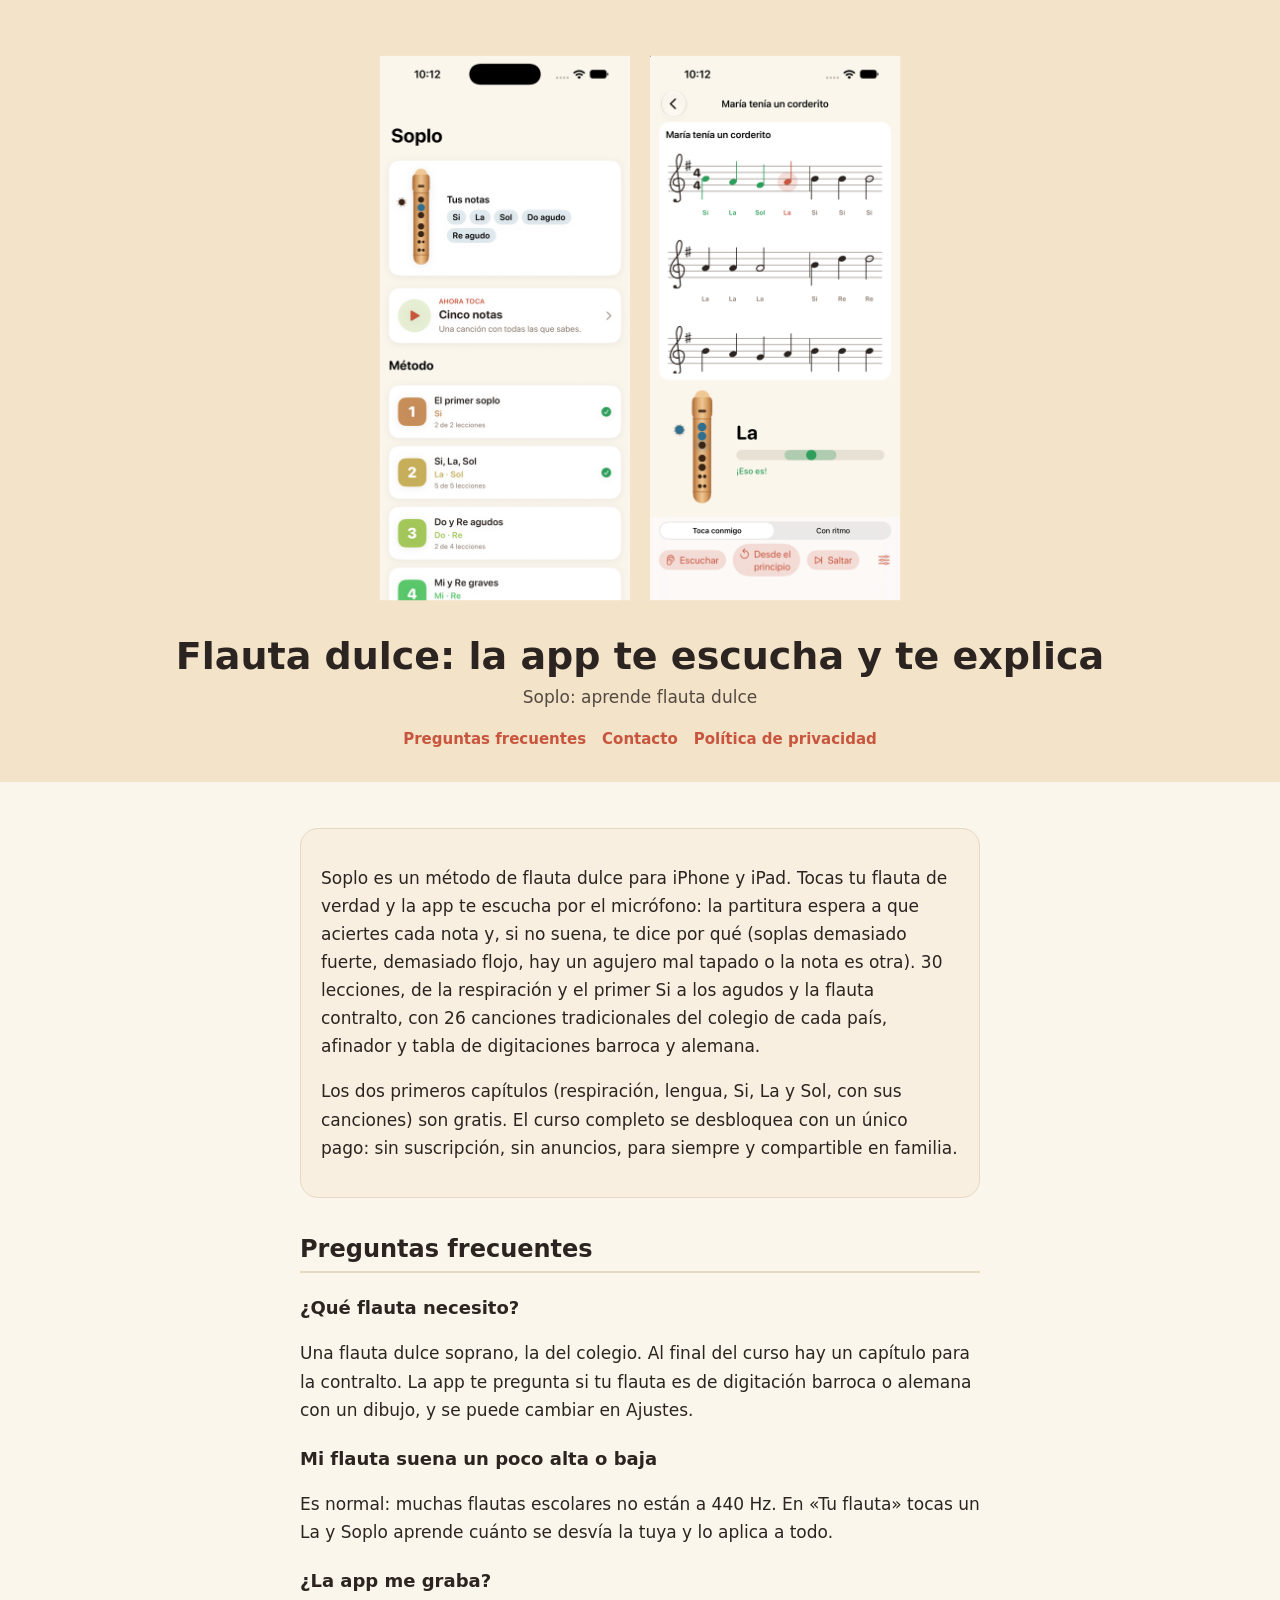
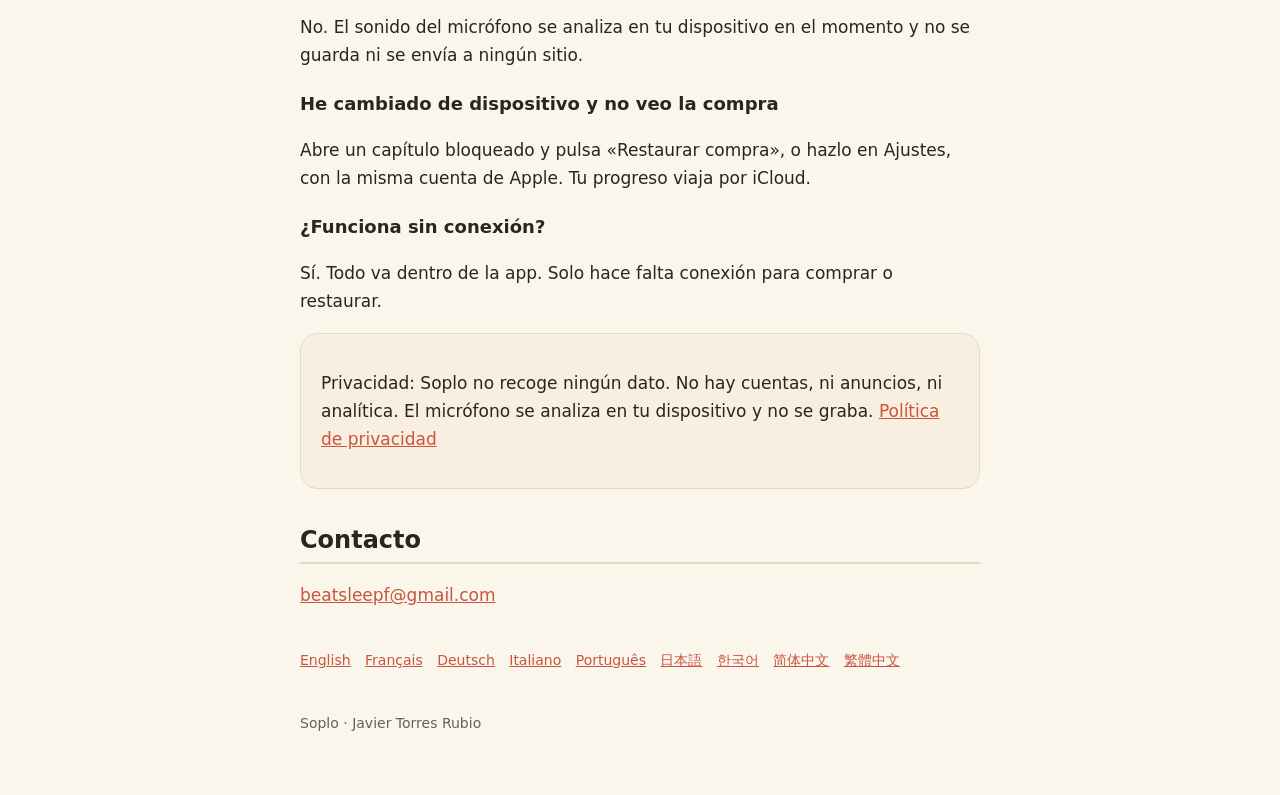
<file: index.html>
<!doctype html>
<html lang="es">
<head>
<meta charset="utf-8">
<meta name="viewport" content="width=device-width, initial-scale=1, viewport-fit=cover">
<title>Soplo: aprende flauta dulce · Soporte</title>
<meta name="description" content="Aprende a tocar la flauta dulce: la app te escucha, te dice por qué no suena y trae las canciones del cole.">
<link rel="canonical" href="https://javi7899.github.io/soplo-web/">
<link rel="alternate" hreflang="es" href="https://javi7899.github.io/soplo-web/">
<link rel="alternate" hreflang="en" href="https://javi7899.github.io/soplo-web/en/">
<link rel="alternate" hreflang="fr" href="https://javi7899.github.io/soplo-web/fr/">
<link rel="alternate" hreflang="de" href="https://javi7899.github.io/soplo-web/de/">
<link rel="alternate" hreflang="it" href="https://javi7899.github.io/soplo-web/it/">
<link rel="alternate" hreflang="pt" href="https://javi7899.github.io/soplo-web/pt/">
<link rel="alternate" hreflang="ja" href="https://javi7899.github.io/soplo-web/ja/">
<link rel="alternate" hreflang="ko" href="https://javi7899.github.io/soplo-web/ko/">
<link rel="alternate" hreflang="zh-Hans" href="https://javi7899.github.io/soplo-web/zh-Hans/">
<link rel="alternate" hreflang="zh-Hant" href="https://javi7899.github.io/soplo-web/zh-Hant/">
<link rel="icon" href="icon.png">
<link rel="stylesheet" href="estilo.css">
</head>
<body>
<header>
  <img src="hero.png" alt="Soplo">
  <h1>Flauta dulce: la app te escucha y te explica</h1>
  <p>Soplo: aprende flauta dulce</p>
  <nav><a href="#faq">Preguntas frecuentes</a> <a href="#contact">Contacto</a> <a href="privacidad.html">Política de privacidad</a></nav>
</header>
<main>
  <div class="card"><p>Soplo es un método de flauta dulce para iPhone y iPad. Tocas tu flauta de verdad y la app te escucha por el micrófono: la partitura espera a que aciertes cada nota y, si no suena, te dice por qué (soplas demasiado fuerte, demasiado flojo, hay un agujero mal tapado o la nota es otra). 30 lecciones, de la respiración y el primer Si a los agudos y la flauta contralto, con 26 canciones tradicionales del colegio de cada país, afinador y tabla de digitaciones barroca y alemana.</p><p>Los dos primeros capítulos (respiración, lengua, Si, La y Sol, con sus canciones) son gratis. El curso completo se desbloquea con un único pago: sin suscripción, sin anuncios, para siempre y compartible en familia.</p></div>
  <h2 id="faq">Preguntas frecuentes</h2>
<h3>¿Qué flauta necesito?</h3>
<p>Una flauta dulce soprano, la del colegio. Al final del curso hay un capítulo para la contralto. La app te pregunta si tu flauta es de digitación barroca o alemana con un dibujo, y se puede cambiar en Ajustes.</p>
<h3>Mi flauta suena un poco alta o baja</h3>
<p>Es normal: muchas flautas escolares no están a 440 Hz. En «Tu flauta» tocas un La y Soplo aprende cuánto se desvía la tuya y lo aplica a todo.</p>
<h3>¿La app me graba?</h3>
<p>No. El sonido del micrófono se analiza en tu dispositivo en el momento y no se guarda ni se envía a ningún sitio.</p>
<h3>He cambiado de dispositivo y no veo la compra</h3>
<p>Abre un capítulo bloqueado y pulsa «Restaurar compra», o hazlo en Ajustes, con la misma cuenta de Apple. Tu progreso viaja por iCloud.</p>
<h3>¿Funciona sin conexión?</h3>
<p>Sí. Todo va dentro de la app. Solo hace falta conexión para comprar o restaurar.</p>
  <div class="card"><p>Privacidad: Soplo no recoge ningún dato. No hay cuentas, ni anuncios, ni analítica. El micrófono se analiza en tu dispositivo y no se graba. <a href="privacidad.html">Política de privacidad</a></p></div>
  <h2 id="contact">Contacto</h2>
  <p><span data-correo><noscript>beatsleepf (arroba) gmail.com</noscript></span></p>
  <p class="langs"><a href="en/" hreflang="en" lang="en">English</a> <a href="fr/" hreflang="fr" lang="fr">Français</a> <a href="de/" hreflang="de" lang="de">Deutsch</a> <a href="it/" hreflang="it" lang="it">Italiano</a> <a href="pt/" hreflang="pt" lang="pt">Português</a> <a href="ja/" hreflang="ja" lang="ja">日本語</a> <a href="ko/" hreflang="ko" lang="ko">한국어</a> <a href="zh-Hans/" hreflang="zh-Hans" lang="zh-Hans">简体中文</a> <a href="zh-Hant/" hreflang="zh-Hant" lang="zh-Hant">繁體中文</a></p>
  <footer>Soplo · Javier Torres Rubio</footer>
</main>
<script src="contacto.js"></script>
</body>
</html>
</file>
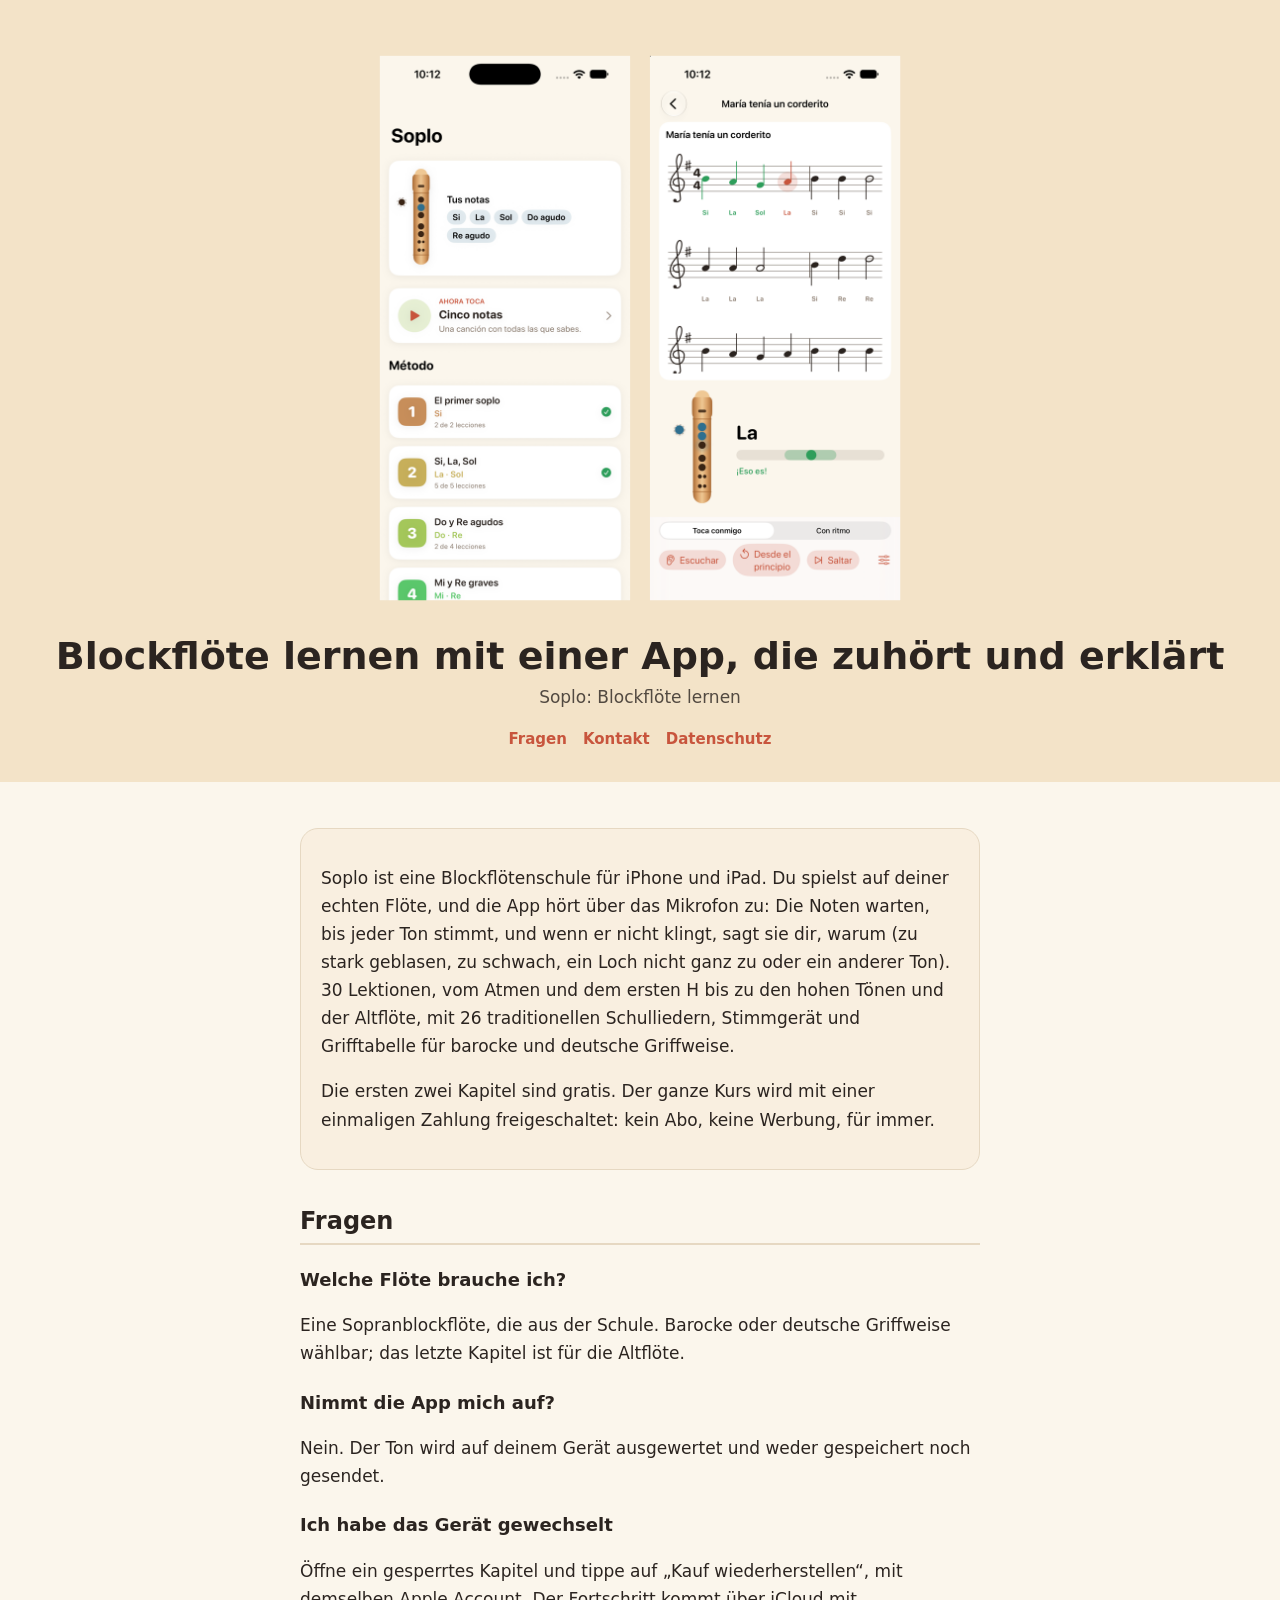
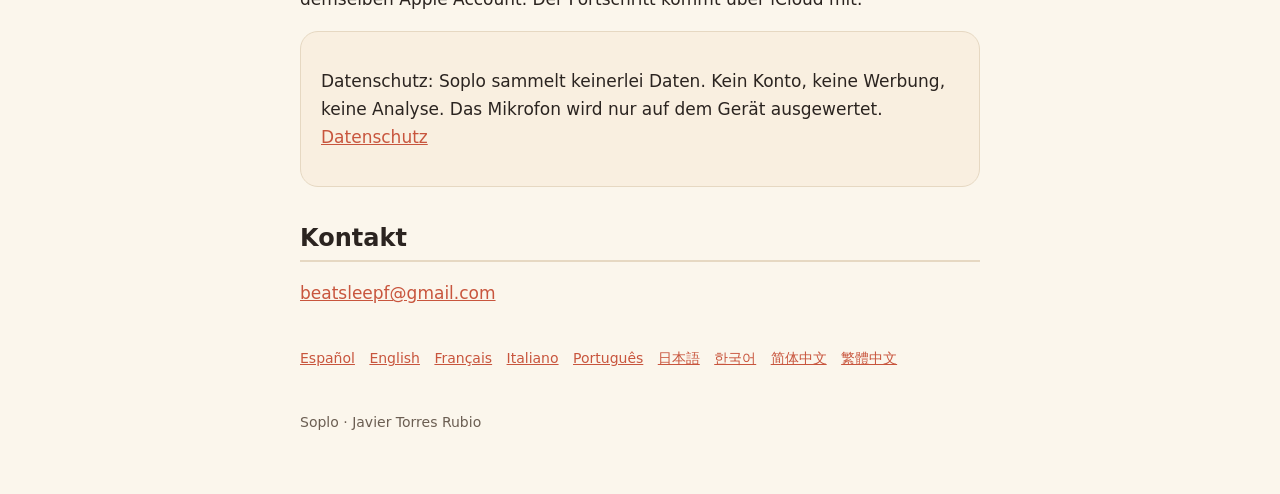
<file: de/index.html>
<!doctype html>
<html lang="de">
<head>
<meta charset="utf-8">
<meta name="viewport" content="width=device-width, initial-scale=1, viewport-fit=cover">
<title>Soplo: Blockflöte lernen · Support</title>
<meta name="description" content="Lerne Blockflöte: Die App hört zu, erklärt, warum ein Ton nicht klingt, und bringt die Lieder aus der Schule mit.">
<link rel="canonical" href="https://javi7899.github.io/soplo-web/de/">
<link rel="alternate" hreflang="es" href="https://javi7899.github.io/soplo-web/">
<link rel="alternate" hreflang="en" href="https://javi7899.github.io/soplo-web/en/">
<link rel="alternate" hreflang="fr" href="https://javi7899.github.io/soplo-web/fr/">
<link rel="alternate" hreflang="de" href="https://javi7899.github.io/soplo-web/de/">
<link rel="alternate" hreflang="it" href="https://javi7899.github.io/soplo-web/it/">
<link rel="alternate" hreflang="pt" href="https://javi7899.github.io/soplo-web/pt/">
<link rel="alternate" hreflang="ja" href="https://javi7899.github.io/soplo-web/ja/">
<link rel="alternate" hreflang="ko" href="https://javi7899.github.io/soplo-web/ko/">
<link rel="alternate" hreflang="zh-Hans" href="https://javi7899.github.io/soplo-web/zh-Hans/">
<link rel="alternate" hreflang="zh-Hant" href="https://javi7899.github.io/soplo-web/zh-Hant/">
<link rel="icon" href="../icon.png">
<link rel="stylesheet" href="../estilo.css">
</head>
<body>
<header>
  <img src="../hero.png" alt="Soplo">
  <h1>Blockflöte lernen mit einer App, die zuhört und erklärt</h1>
  <p>Soplo: Blockflöte lernen</p>
  <nav><a href="#faq">Fragen</a> <a href="#contact">Kontakt</a> <a href="../privacy.html">Datenschutz</a></nav>
</header>
<main>
  <div class="card"><p>Soplo ist eine Blockflötenschule für iPhone und iPad. Du spielst auf deiner echten Flöte, und die App hört über das Mikrofon zu: Die Noten warten, bis jeder Ton stimmt, und wenn er nicht klingt, sagt sie dir, warum (zu stark geblasen, zu schwach, ein Loch nicht ganz zu oder ein anderer Ton). 30 Lektionen, vom Atmen und dem ersten H bis zu den hohen Tönen und der Altflöte, mit 26 traditionellen Schulliedern, Stimmgerät und Grifftabelle für barocke und deutsche Griffweise.</p><p>Die ersten zwei Kapitel sind gratis. Der ganze Kurs wird mit einer einmaligen Zahlung freigeschaltet: kein Abo, keine Werbung, für immer.</p></div>
  <h2 id="faq">Fragen</h2>
<h3>Welche Flöte brauche ich?</h3>
<p>Eine Sopranblockflöte, die aus der Schule. Barocke oder deutsche Griffweise wählbar; das letzte Kapitel ist für die Altflöte.</p>
<h3>Nimmt die App mich auf?</h3>
<p>Nein. Der Ton wird auf deinem Gerät ausgewertet und weder gespeichert noch gesendet.</p>
<h3>Ich habe das Gerät gewechselt</h3>
<p>Öffne ein gesperrtes Kapitel und tippe auf „Kauf wiederherstellen“, mit demselben Apple Account. Der Fortschritt kommt über iCloud mit.</p>
  <div class="card"><p>Datenschutz: Soplo sammelt keinerlei Daten. Kein Konto, keine Werbung, keine Analyse. Das Mikrofon wird nur auf dem Gerät ausgewertet. <a href="../privacy.html">Datenschutz</a></p></div>
  <h2 id="contact">Kontakt</h2>
  <p><span data-correo><noscript>beatsleepf (arroba) gmail.com</noscript></span></p>
  <p class="langs"><a href="../" hreflang="es" lang="es">Español</a> <a href="../en/" hreflang="en" lang="en">English</a> <a href="../fr/" hreflang="fr" lang="fr">Français</a> <a href="../it/" hreflang="it" lang="it">Italiano</a> <a href="../pt/" hreflang="pt" lang="pt">Português</a> <a href="../ja/" hreflang="ja" lang="ja">日本語</a> <a href="../ko/" hreflang="ko" lang="ko">한국어</a> <a href="../zh-Hans/" hreflang="zh-Hans" lang="zh-Hans">简体中文</a> <a href="../zh-Hant/" hreflang="zh-Hant" lang="zh-Hant">繁體中文</a></p>
  <footer>Soplo · Javier Torres Rubio</footer>
</main>
<script src="../contacto.js"></script>
</body>
</html>
</file>
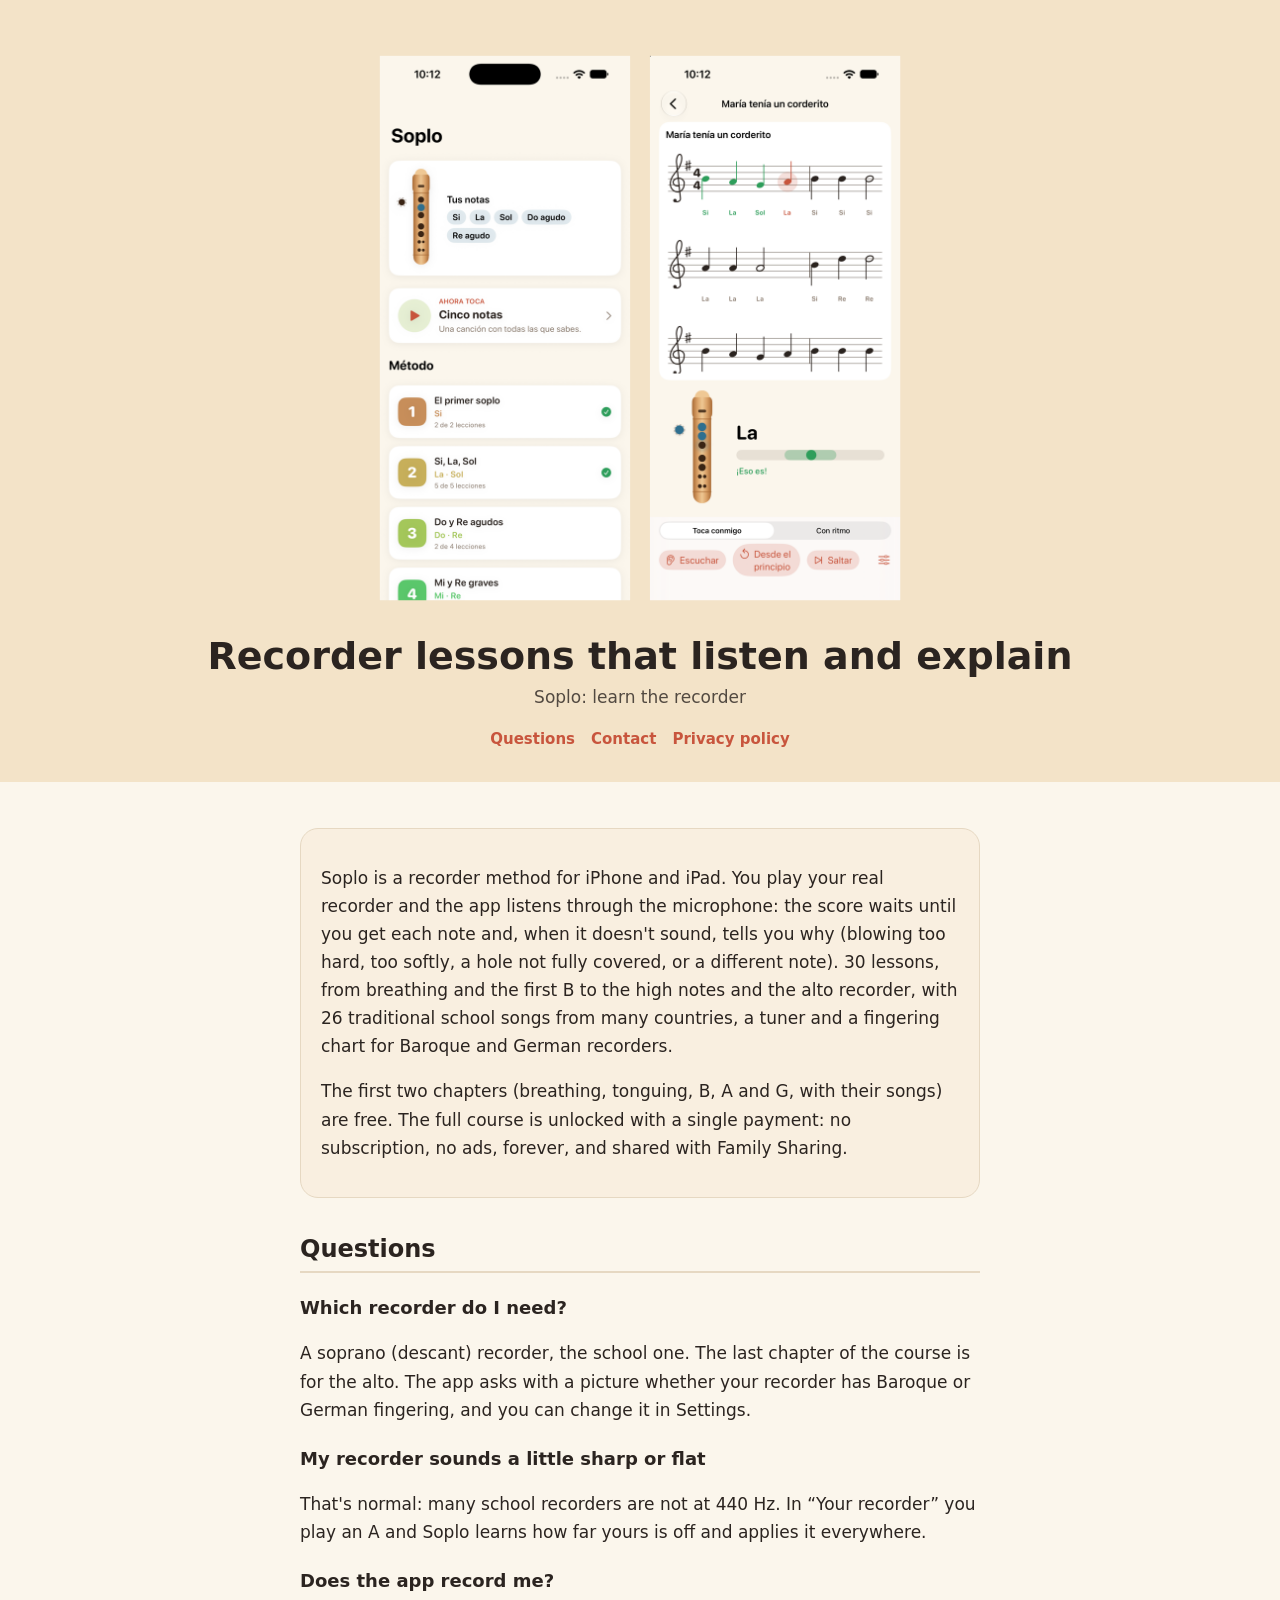
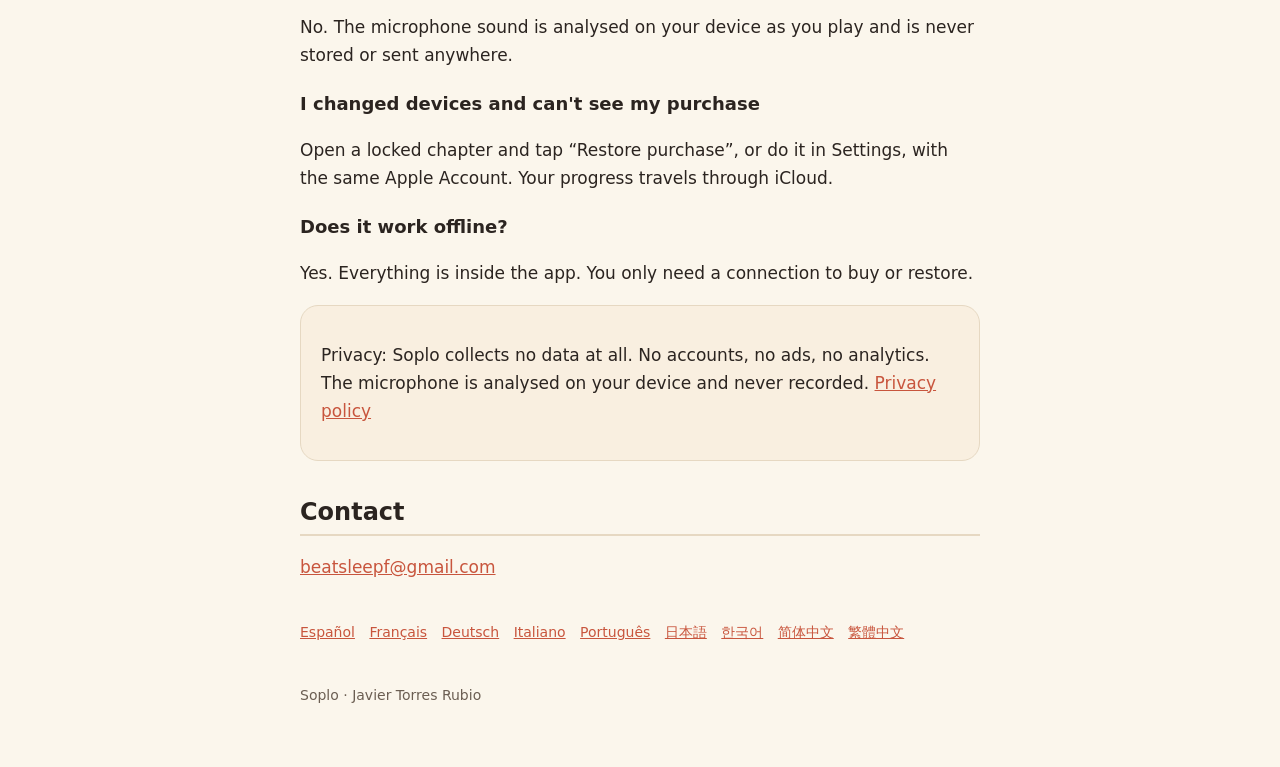
<file: en/index.html>
<!doctype html>
<html lang="en">
<head>
<meta charset="utf-8">
<meta name="viewport" content="width=device-width, initial-scale=1, viewport-fit=cover">
<title>Soplo: learn the recorder · Support</title>
<meta name="description" content="Learn to play the recorder: the app listens, tells you why a note didn&#x27;t sound, and brings the songs from school.">
<link rel="canonical" href="https://javi7899.github.io/soplo-web/en/">
<link rel="alternate" hreflang="es" href="https://javi7899.github.io/soplo-web/">
<link rel="alternate" hreflang="en" href="https://javi7899.github.io/soplo-web/en/">
<link rel="alternate" hreflang="fr" href="https://javi7899.github.io/soplo-web/fr/">
<link rel="alternate" hreflang="de" href="https://javi7899.github.io/soplo-web/de/">
<link rel="alternate" hreflang="it" href="https://javi7899.github.io/soplo-web/it/">
<link rel="alternate" hreflang="pt" href="https://javi7899.github.io/soplo-web/pt/">
<link rel="alternate" hreflang="ja" href="https://javi7899.github.io/soplo-web/ja/">
<link rel="alternate" hreflang="ko" href="https://javi7899.github.io/soplo-web/ko/">
<link rel="alternate" hreflang="zh-Hans" href="https://javi7899.github.io/soplo-web/zh-Hans/">
<link rel="alternate" hreflang="zh-Hant" href="https://javi7899.github.io/soplo-web/zh-Hant/">
<link rel="icon" href="../icon.png">
<link rel="stylesheet" href="../estilo.css">
</head>
<body>
<header>
  <img src="../hero.png" alt="Soplo">
  <h1>Recorder lessons that listen and explain</h1>
  <p>Soplo: learn the recorder</p>
  <nav><a href="#faq">Questions</a> <a href="#contact">Contact</a> <a href="../privacy.html">Privacy policy</a></nav>
</header>
<main>
  <div class="card"><p>Soplo is a recorder method for iPhone and iPad. You play your real recorder and the app listens through the microphone: the score waits until you get each note and, when it doesn&#x27;t sound, tells you why (blowing too hard, too softly, a hole not fully covered, or a different note). 30 lessons, from breathing and the first B to the high notes and the alto recorder, with 26 traditional school songs from many countries, a tuner and a fingering chart for Baroque and German recorders.</p><p>The first two chapters (breathing, tonguing, B, A and G, with their songs) are free. The full course is unlocked with a single payment: no subscription, no ads, forever, and shared with Family Sharing.</p></div>
  <h2 id="faq">Questions</h2>
<h3>Which recorder do I need?</h3>
<p>A soprano (descant) recorder, the school one. The last chapter of the course is for the alto. The app asks with a picture whether your recorder has Baroque or German fingering, and you can change it in Settings.</p>
<h3>My recorder sounds a little sharp or flat</h3>
<p>That&#x27;s normal: many school recorders are not at 440 Hz. In “Your recorder” you play an A and Soplo learns how far yours is off and applies it everywhere.</p>
<h3>Does the app record me?</h3>
<p>No. The microphone sound is analysed on your device as you play and is never stored or sent anywhere.</p>
<h3>I changed devices and can&#x27;t see my purchase</h3>
<p>Open a locked chapter and tap “Restore purchase”, or do it in Settings, with the same Apple Account. Your progress travels through iCloud.</p>
<h3>Does it work offline?</h3>
<p>Yes. Everything is inside the app. You only need a connection to buy or restore.</p>
  <div class="card"><p>Privacy: Soplo collects no data at all. No accounts, no ads, no analytics. The microphone is analysed on your device and never recorded. <a href="../privacy.html">Privacy policy</a></p></div>
  <h2 id="contact">Contact</h2>
  <p><span data-correo><noscript>beatsleepf (arroba) gmail.com</noscript></span></p>
  <p class="langs"><a href="../" hreflang="es" lang="es">Español</a> <a href="../fr/" hreflang="fr" lang="fr">Français</a> <a href="../de/" hreflang="de" lang="de">Deutsch</a> <a href="../it/" hreflang="it" lang="it">Italiano</a> <a href="../pt/" hreflang="pt" lang="pt">Português</a> <a href="../ja/" hreflang="ja" lang="ja">日本語</a> <a href="../ko/" hreflang="ko" lang="ko">한국어</a> <a href="../zh-Hans/" hreflang="zh-Hans" lang="zh-Hans">简体中文</a> <a href="../zh-Hant/" hreflang="zh-Hant" lang="zh-Hant">繁體中文</a></p>
  <footer>Soplo · Javier Torres Rubio</footer>
</main>
<script src="../contacto.js"></script>
</body>
</html>
</file>
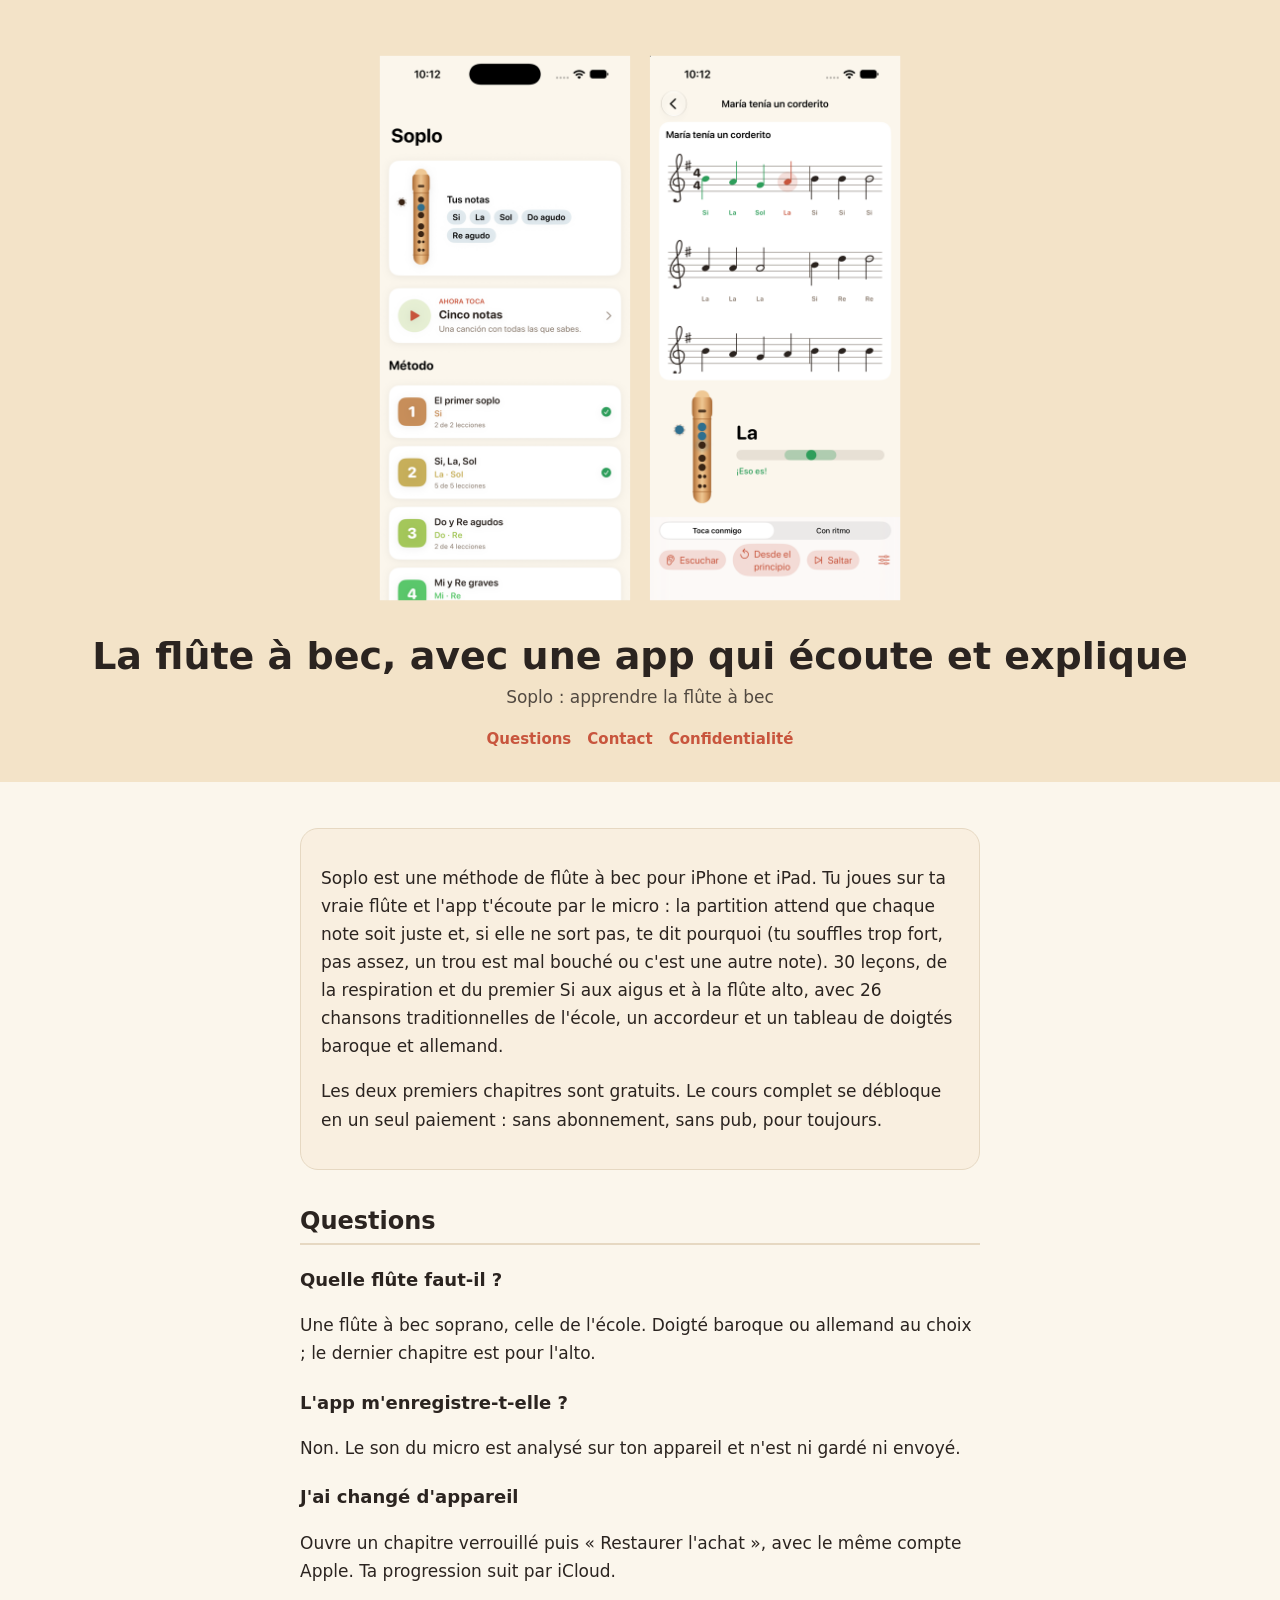
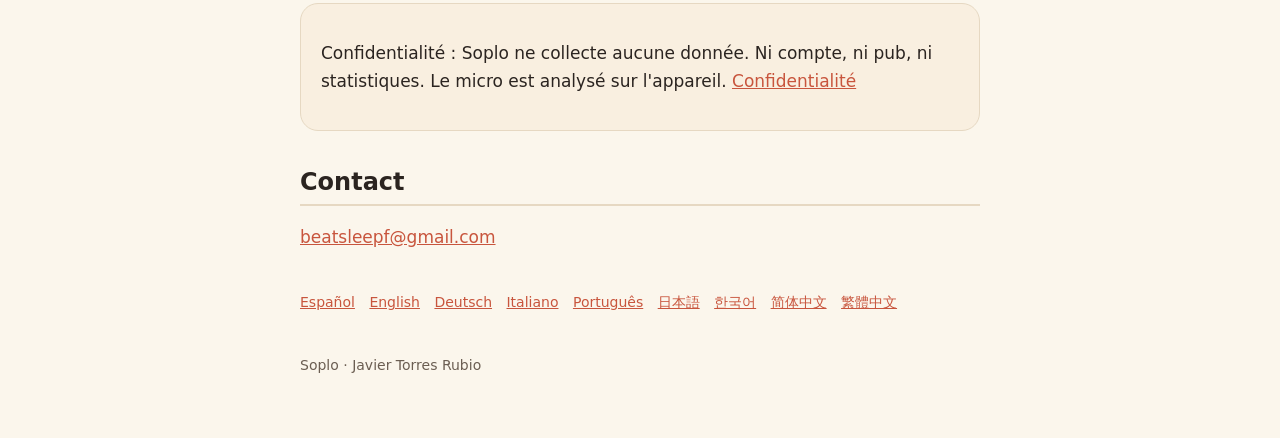
<file: fr/index.html>
<!doctype html>
<html lang="fr">
<head>
<meta charset="utf-8">
<meta name="viewport" content="width=device-width, initial-scale=1, viewport-fit=cover">
<title>Soplo : apprendre la flûte à bec · Assistance</title>
<meta name="description" content="Apprends la flûte à bec : l&#x27;app t&#x27;écoute, t&#x27;explique pourquoi la note ne sort pas et propose les chansons de l&#x27;école.">
<link rel="canonical" href="https://javi7899.github.io/soplo-web/fr/">
<link rel="alternate" hreflang="es" href="https://javi7899.github.io/soplo-web/">
<link rel="alternate" hreflang="en" href="https://javi7899.github.io/soplo-web/en/">
<link rel="alternate" hreflang="fr" href="https://javi7899.github.io/soplo-web/fr/">
<link rel="alternate" hreflang="de" href="https://javi7899.github.io/soplo-web/de/">
<link rel="alternate" hreflang="it" href="https://javi7899.github.io/soplo-web/it/">
<link rel="alternate" hreflang="pt" href="https://javi7899.github.io/soplo-web/pt/">
<link rel="alternate" hreflang="ja" href="https://javi7899.github.io/soplo-web/ja/">
<link rel="alternate" hreflang="ko" href="https://javi7899.github.io/soplo-web/ko/">
<link rel="alternate" hreflang="zh-Hans" href="https://javi7899.github.io/soplo-web/zh-Hans/">
<link rel="alternate" hreflang="zh-Hant" href="https://javi7899.github.io/soplo-web/zh-Hant/">
<link rel="icon" href="../icon.png">
<link rel="stylesheet" href="../estilo.css">
</head>
<body>
<header>
  <img src="../hero.png" alt="Soplo">
  <h1>La flûte à bec, avec une app qui écoute et explique</h1>
  <p>Soplo : apprendre la flûte à bec</p>
  <nav><a href="#faq">Questions</a> <a href="#contact">Contact</a> <a href="../privacy.html">Confidentialité</a></nav>
</header>
<main>
  <div class="card"><p>Soplo est une méthode de flûte à bec pour iPhone et iPad. Tu joues sur ta vraie flûte et l&#x27;app t&#x27;écoute par le micro : la partition attend que chaque note soit juste et, si elle ne sort pas, te dit pourquoi (tu souffles trop fort, pas assez, un trou est mal bouché ou c&#x27;est une autre note). 30 leçons, de la respiration et du premier Si aux aigus et à la flûte alto, avec 26 chansons traditionnelles de l&#x27;école, un accordeur et un tableau de doigtés baroque et allemand.</p><p>Les deux premiers chapitres sont gratuits. Le cours complet se débloque en un seul paiement : sans abonnement, sans pub, pour toujours.</p></div>
  <h2 id="faq">Questions</h2>
<h3>Quelle flûte faut-il ?</h3>
<p>Une flûte à bec soprano, celle de l&#x27;école. Doigté baroque ou allemand au choix ; le dernier chapitre est pour l&#x27;alto.</p>
<h3>L&#x27;app m&#x27;enregistre-t-elle ?</h3>
<p>Non. Le son du micro est analysé sur ton appareil et n&#x27;est ni gardé ni envoyé.</p>
<h3>J&#x27;ai changé d&#x27;appareil</h3>
<p>Ouvre un chapitre verrouillé puis « Restaurer l&#x27;achat », avec le même compte Apple. Ta progression suit par iCloud.</p>
  <div class="card"><p>Confidentialité : Soplo ne collecte aucune donnée. Ni compte, ni pub, ni statistiques. Le micro est analysé sur l&#x27;appareil. <a href="../privacy.html">Confidentialité</a></p></div>
  <h2 id="contact">Contact</h2>
  <p><span data-correo><noscript>beatsleepf (arroba) gmail.com</noscript></span></p>
  <p class="langs"><a href="../" hreflang="es" lang="es">Español</a> <a href="../en/" hreflang="en" lang="en">English</a> <a href="../de/" hreflang="de" lang="de">Deutsch</a> <a href="../it/" hreflang="it" lang="it">Italiano</a> <a href="../pt/" hreflang="pt" lang="pt">Português</a> <a href="../ja/" hreflang="ja" lang="ja">日本語</a> <a href="../ko/" hreflang="ko" lang="ko">한국어</a> <a href="../zh-Hans/" hreflang="zh-Hans" lang="zh-Hans">简体中文</a> <a href="../zh-Hant/" hreflang="zh-Hant" lang="zh-Hant">繁體中文</a></p>
  <footer>Soplo · Javier Torres Rubio</footer>
</main>
<script src="../contacto.js"></script>
</body>
</html>
</file>
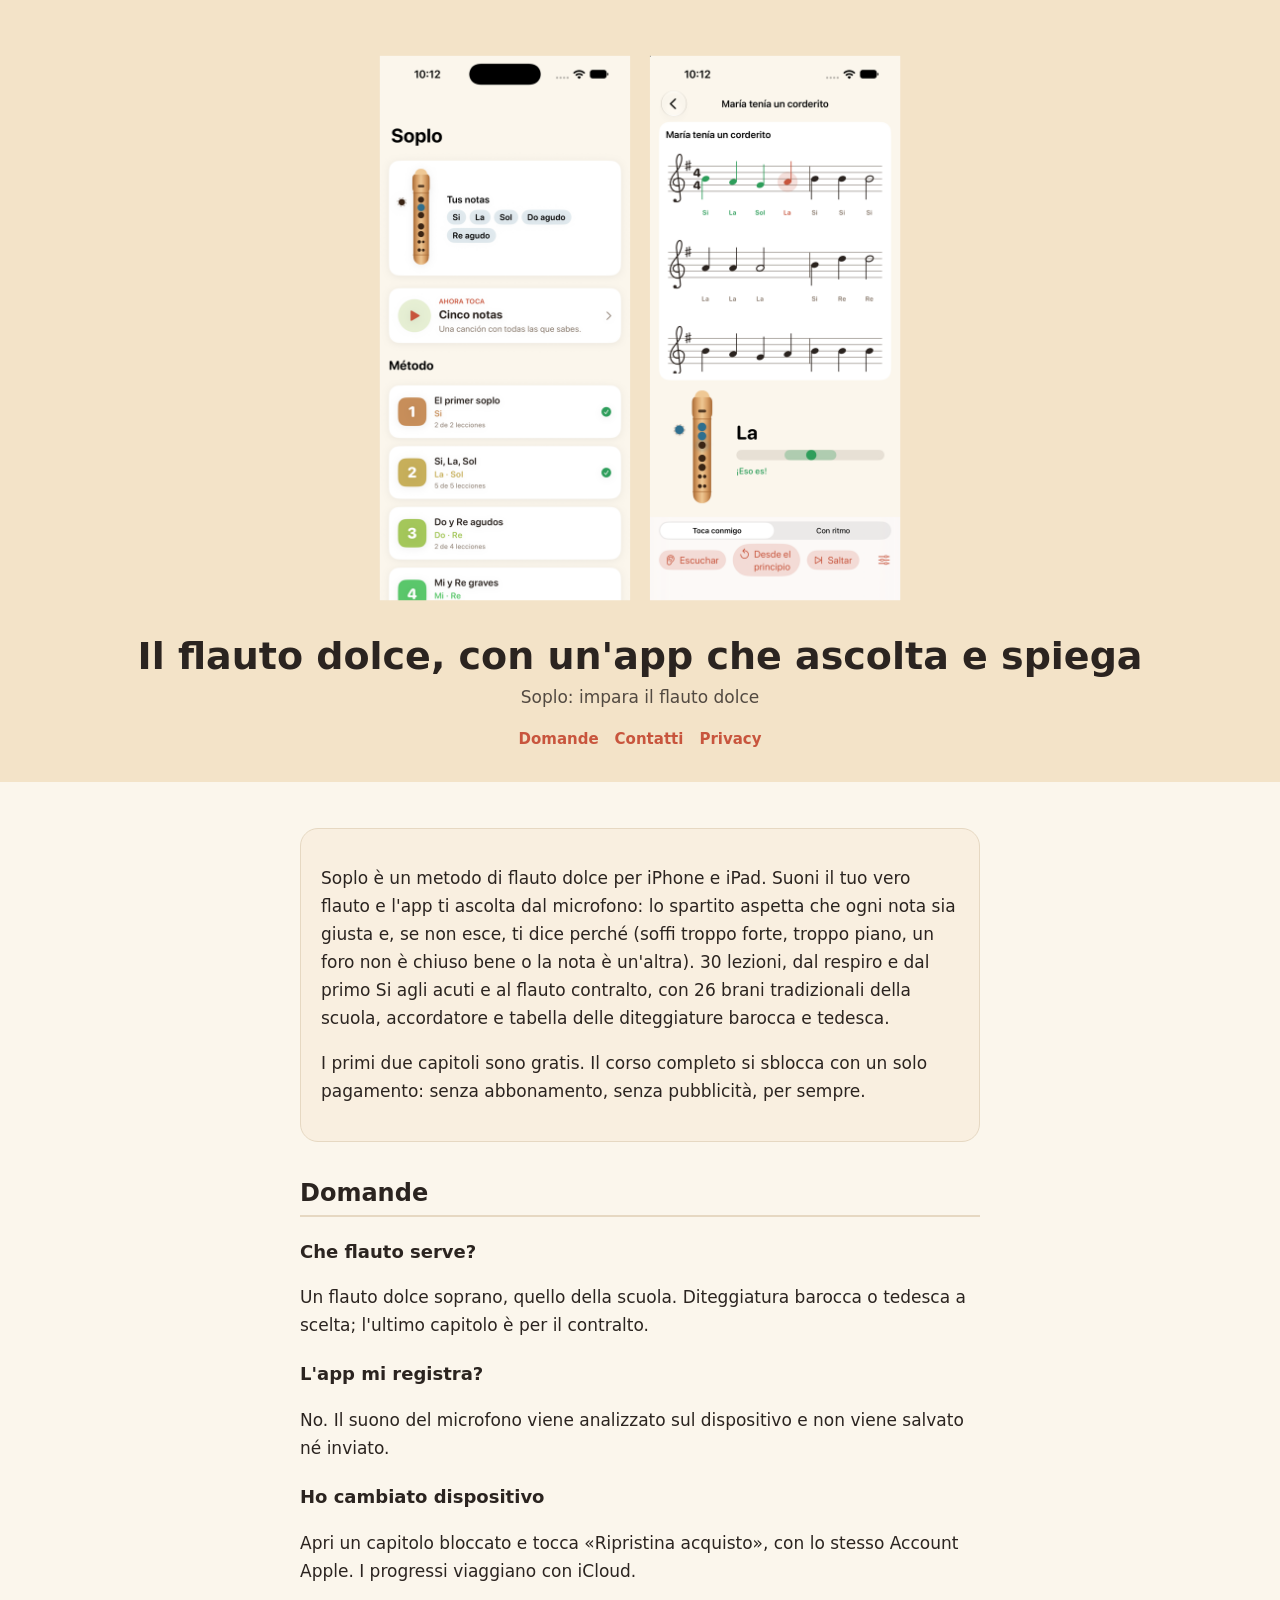
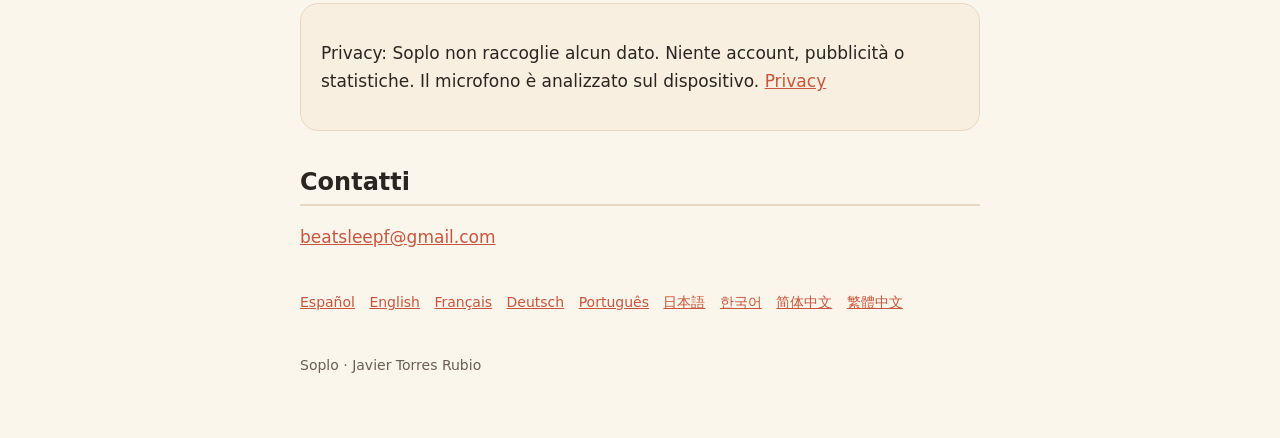
<file: it/index.html>
<!doctype html>
<html lang="it">
<head>
<meta charset="utf-8">
<meta name="viewport" content="width=device-width, initial-scale=1, viewport-fit=cover">
<title>Soplo: impara il flauto dolce · Assistenza</title>
<meta name="description" content="Impara il flauto dolce: l&#x27;app ti ascolta, ti spiega perché la nota non esce e porta i brani della scuola.">
<link rel="canonical" href="https://javi7899.github.io/soplo-web/it/">
<link rel="alternate" hreflang="es" href="https://javi7899.github.io/soplo-web/">
<link rel="alternate" hreflang="en" href="https://javi7899.github.io/soplo-web/en/">
<link rel="alternate" hreflang="fr" href="https://javi7899.github.io/soplo-web/fr/">
<link rel="alternate" hreflang="de" href="https://javi7899.github.io/soplo-web/de/">
<link rel="alternate" hreflang="it" href="https://javi7899.github.io/soplo-web/it/">
<link rel="alternate" hreflang="pt" href="https://javi7899.github.io/soplo-web/pt/">
<link rel="alternate" hreflang="ja" href="https://javi7899.github.io/soplo-web/ja/">
<link rel="alternate" hreflang="ko" href="https://javi7899.github.io/soplo-web/ko/">
<link rel="alternate" hreflang="zh-Hans" href="https://javi7899.github.io/soplo-web/zh-Hans/">
<link rel="alternate" hreflang="zh-Hant" href="https://javi7899.github.io/soplo-web/zh-Hant/">
<link rel="icon" href="../icon.png">
<link rel="stylesheet" href="../estilo.css">
</head>
<body>
<header>
  <img src="../hero.png" alt="Soplo">
  <h1>Il flauto dolce, con un&#x27;app che ascolta e spiega</h1>
  <p>Soplo: impara il flauto dolce</p>
  <nav><a href="#faq">Domande</a> <a href="#contact">Contatti</a> <a href="../privacy.html">Privacy</a></nav>
</header>
<main>
  <div class="card"><p>Soplo è un metodo di flauto dolce per iPhone e iPad. Suoni il tuo vero flauto e l&#x27;app ti ascolta dal microfono: lo spartito aspetta che ogni nota sia giusta e, se non esce, ti dice perché (soffi troppo forte, troppo piano, un foro non è chiuso bene o la nota è un&#x27;altra). 30 lezioni, dal respiro e dal primo Si agli acuti e al flauto contralto, con 26 brani tradizionali della scuola, accordatore e tabella delle diteggiature barocca e tedesca.</p><p>I primi due capitoli sono gratis. Il corso completo si sblocca con un solo pagamento: senza abbonamento, senza pubblicità, per sempre.</p></div>
  <h2 id="faq">Domande</h2>
<h3>Che flauto serve?</h3>
<p>Un flauto dolce soprano, quello della scuola. Diteggiatura barocca o tedesca a scelta; l&#x27;ultimo capitolo è per il contralto.</p>
<h3>L&#x27;app mi registra?</h3>
<p>No. Il suono del microfono viene analizzato sul dispositivo e non viene salvato né inviato.</p>
<h3>Ho cambiato dispositivo</h3>
<p>Apri un capitolo bloccato e tocca «Ripristina acquisto», con lo stesso Account Apple. I progressi viaggiano con iCloud.</p>
  <div class="card"><p>Privacy: Soplo non raccoglie alcun dato. Niente account, pubblicità o statistiche. Il microfono è analizzato sul dispositivo. <a href="../privacy.html">Privacy</a></p></div>
  <h2 id="contact">Contatti</h2>
  <p><span data-correo><noscript>beatsleepf (arroba) gmail.com</noscript></span></p>
  <p class="langs"><a href="../" hreflang="es" lang="es">Español</a> <a href="../en/" hreflang="en" lang="en">English</a> <a href="../fr/" hreflang="fr" lang="fr">Français</a> <a href="../de/" hreflang="de" lang="de">Deutsch</a> <a href="../pt/" hreflang="pt" lang="pt">Português</a> <a href="../ja/" hreflang="ja" lang="ja">日本語</a> <a href="../ko/" hreflang="ko" lang="ko">한국어</a> <a href="../zh-Hans/" hreflang="zh-Hans" lang="zh-Hans">简体中文</a> <a href="../zh-Hant/" hreflang="zh-Hant" lang="zh-Hant">繁體中文</a></p>
  <footer>Soplo · Javier Torres Rubio</footer>
</main>
<script src="../contacto.js"></script>
</body>
</html>
</file>
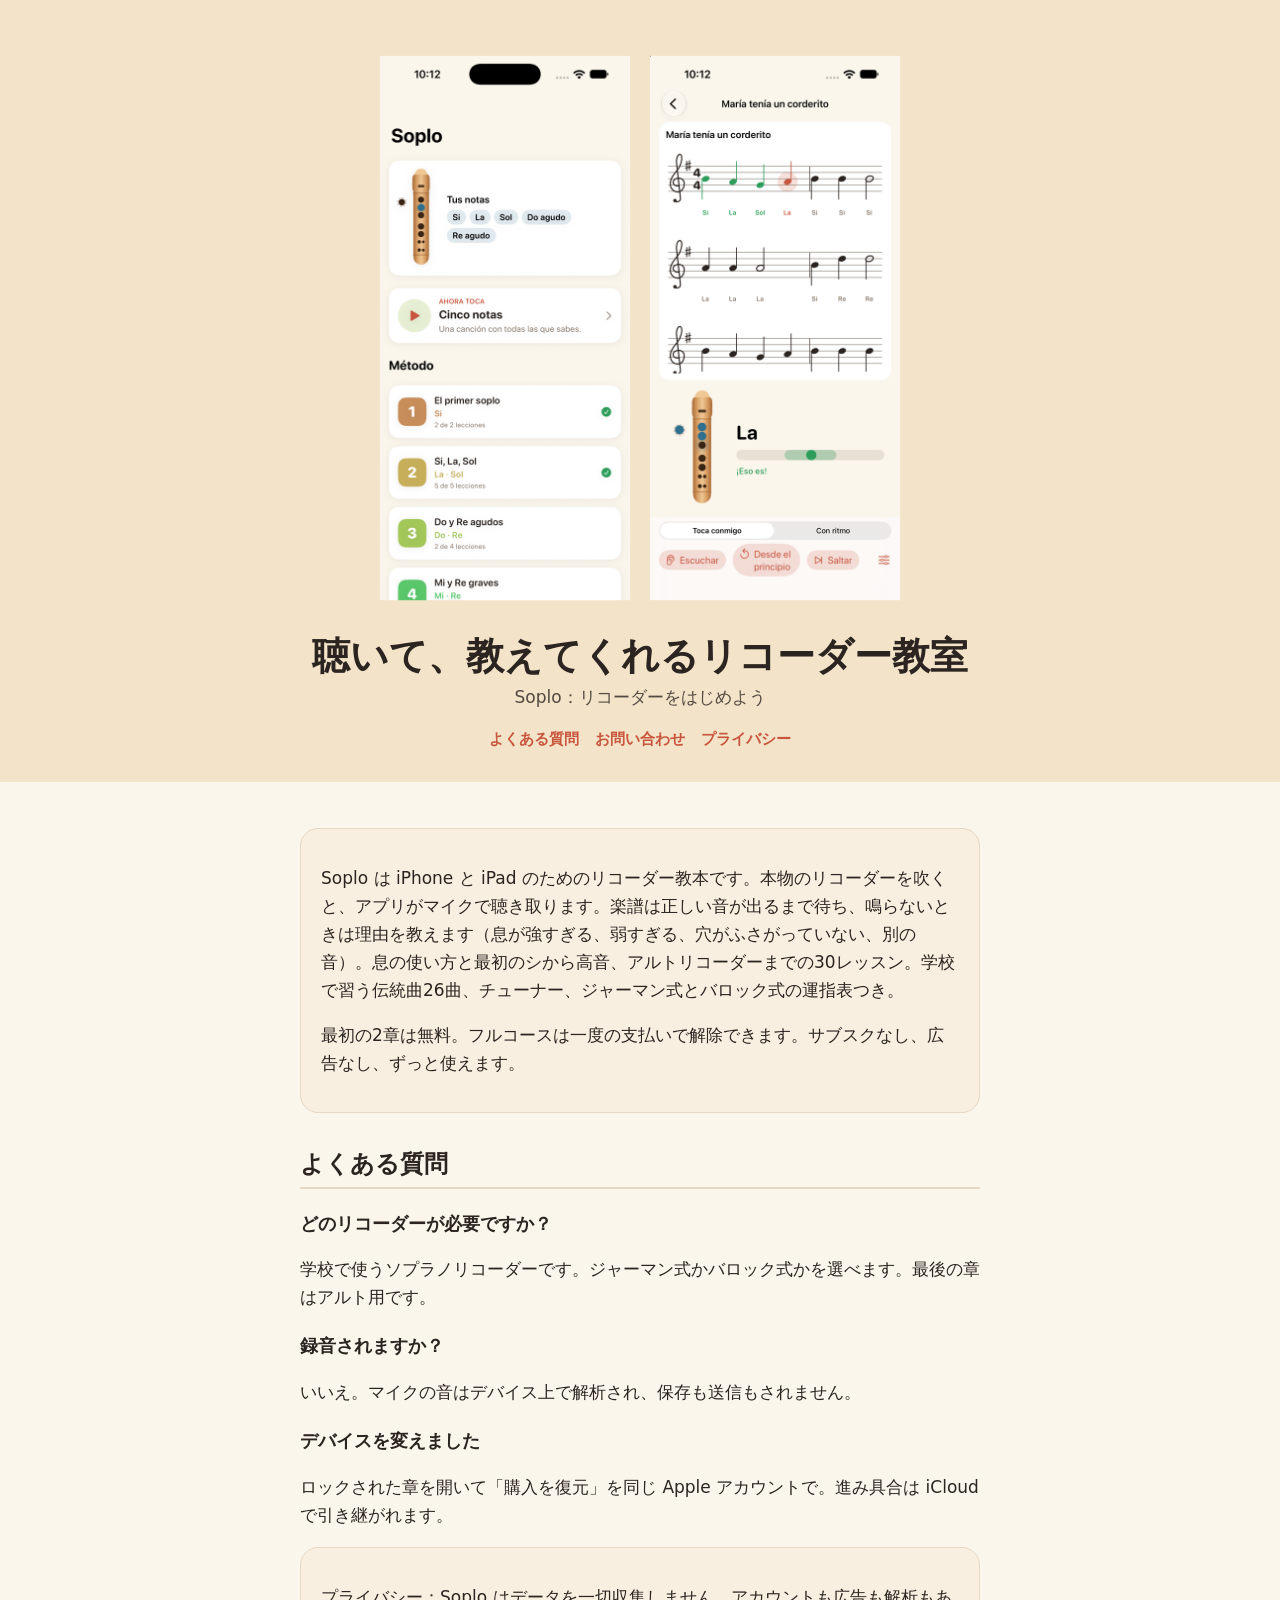
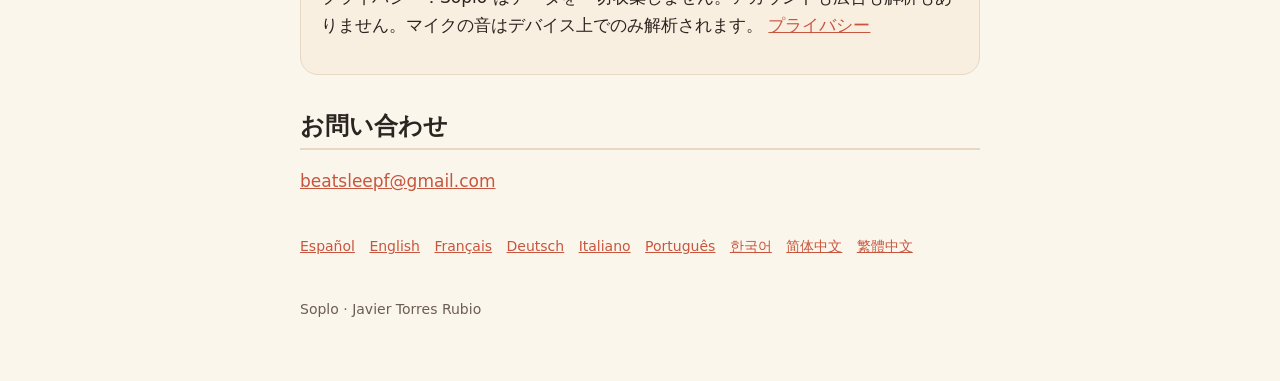
<file: ja/index.html>
<!doctype html>
<html lang="ja">
<head>
<meta charset="utf-8">
<meta name="viewport" content="width=device-width, initial-scale=1, viewport-fit=cover">
<title>Soplo：リコーダーをはじめよう · サポート</title>
<meta name="description" content="リコーダーの練習に。アプリが音を聴いて、鳴らない理由を教えます。学校で習う曲も。">
<link rel="canonical" href="https://javi7899.github.io/soplo-web/ja/">
<link rel="alternate" hreflang="es" href="https://javi7899.github.io/soplo-web/">
<link rel="alternate" hreflang="en" href="https://javi7899.github.io/soplo-web/en/">
<link rel="alternate" hreflang="fr" href="https://javi7899.github.io/soplo-web/fr/">
<link rel="alternate" hreflang="de" href="https://javi7899.github.io/soplo-web/de/">
<link rel="alternate" hreflang="it" href="https://javi7899.github.io/soplo-web/it/">
<link rel="alternate" hreflang="pt" href="https://javi7899.github.io/soplo-web/pt/">
<link rel="alternate" hreflang="ja" href="https://javi7899.github.io/soplo-web/ja/">
<link rel="alternate" hreflang="ko" href="https://javi7899.github.io/soplo-web/ko/">
<link rel="alternate" hreflang="zh-Hans" href="https://javi7899.github.io/soplo-web/zh-Hans/">
<link rel="alternate" hreflang="zh-Hant" href="https://javi7899.github.io/soplo-web/zh-Hant/">
<link rel="icon" href="../icon.png">
<link rel="stylesheet" href="../estilo.css">
</head>
<body>
<header>
  <img src="../hero.png" alt="Soplo">
  <h1>聴いて、教えてくれるリコーダー教室</h1>
  <p>Soplo：リコーダーをはじめよう</p>
  <nav><a href="#faq">よくある質問</a> <a href="#contact">お問い合わせ</a> <a href="../privacy.html">プライバシー</a></nav>
</header>
<main>
  <div class="card"><p>Soplo は iPhone と iPad のためのリコーダー教本です。本物のリコーダーを吹くと、アプリがマイクで聴き取ります。楽譜は正しい音が出るまで待ち、鳴らないときは理由を教えます（息が強すぎる、弱すぎる、穴がふさがっていない、別の音）。息の使い方と最初のシから高音、アルトリコーダーまでの30レッスン。学校で習う伝統曲26曲、チューナー、ジャーマン式とバロック式の運指表つき。</p><p>最初の2章は無料。フルコースは一度の支払いで解除できます。サブスクなし、広告なし、ずっと使えます。</p></div>
  <h2 id="faq">よくある質問</h2>
<h3>どのリコーダーが必要ですか？</h3>
<p>学校で使うソプラノリコーダーです。ジャーマン式かバロック式かを選べます。最後の章はアルト用です。</p>
<h3>録音されますか？</h3>
<p>いいえ。マイクの音はデバイス上で解析され、保存も送信もされません。</p>
<h3>デバイスを変えました</h3>
<p>ロックされた章を開いて「購入を復元」を同じ Apple アカウントで。進み具合は iCloud で引き継がれます。</p>
  <div class="card"><p>プライバシー：Soplo はデータを一切収集しません。アカウントも広告も解析もありません。マイクの音はデバイス上でのみ解析されます。 <a href="../privacy.html">プライバシー</a></p></div>
  <h2 id="contact">お問い合わせ</h2>
  <p><span data-correo><noscript>beatsleepf (arroba) gmail.com</noscript></span></p>
  <p class="langs"><a href="../" hreflang="es" lang="es">Español</a> <a href="../en/" hreflang="en" lang="en">English</a> <a href="../fr/" hreflang="fr" lang="fr">Français</a> <a href="../de/" hreflang="de" lang="de">Deutsch</a> <a href="../it/" hreflang="it" lang="it">Italiano</a> <a href="../pt/" hreflang="pt" lang="pt">Português</a> <a href="../ko/" hreflang="ko" lang="ko">한국어</a> <a href="../zh-Hans/" hreflang="zh-Hans" lang="zh-Hans">简体中文</a> <a href="../zh-Hant/" hreflang="zh-Hant" lang="zh-Hant">繁體中文</a></p>
  <footer>Soplo · Javier Torres Rubio</footer>
</main>
<script src="../contacto.js"></script>
</body>
</html>
</file>
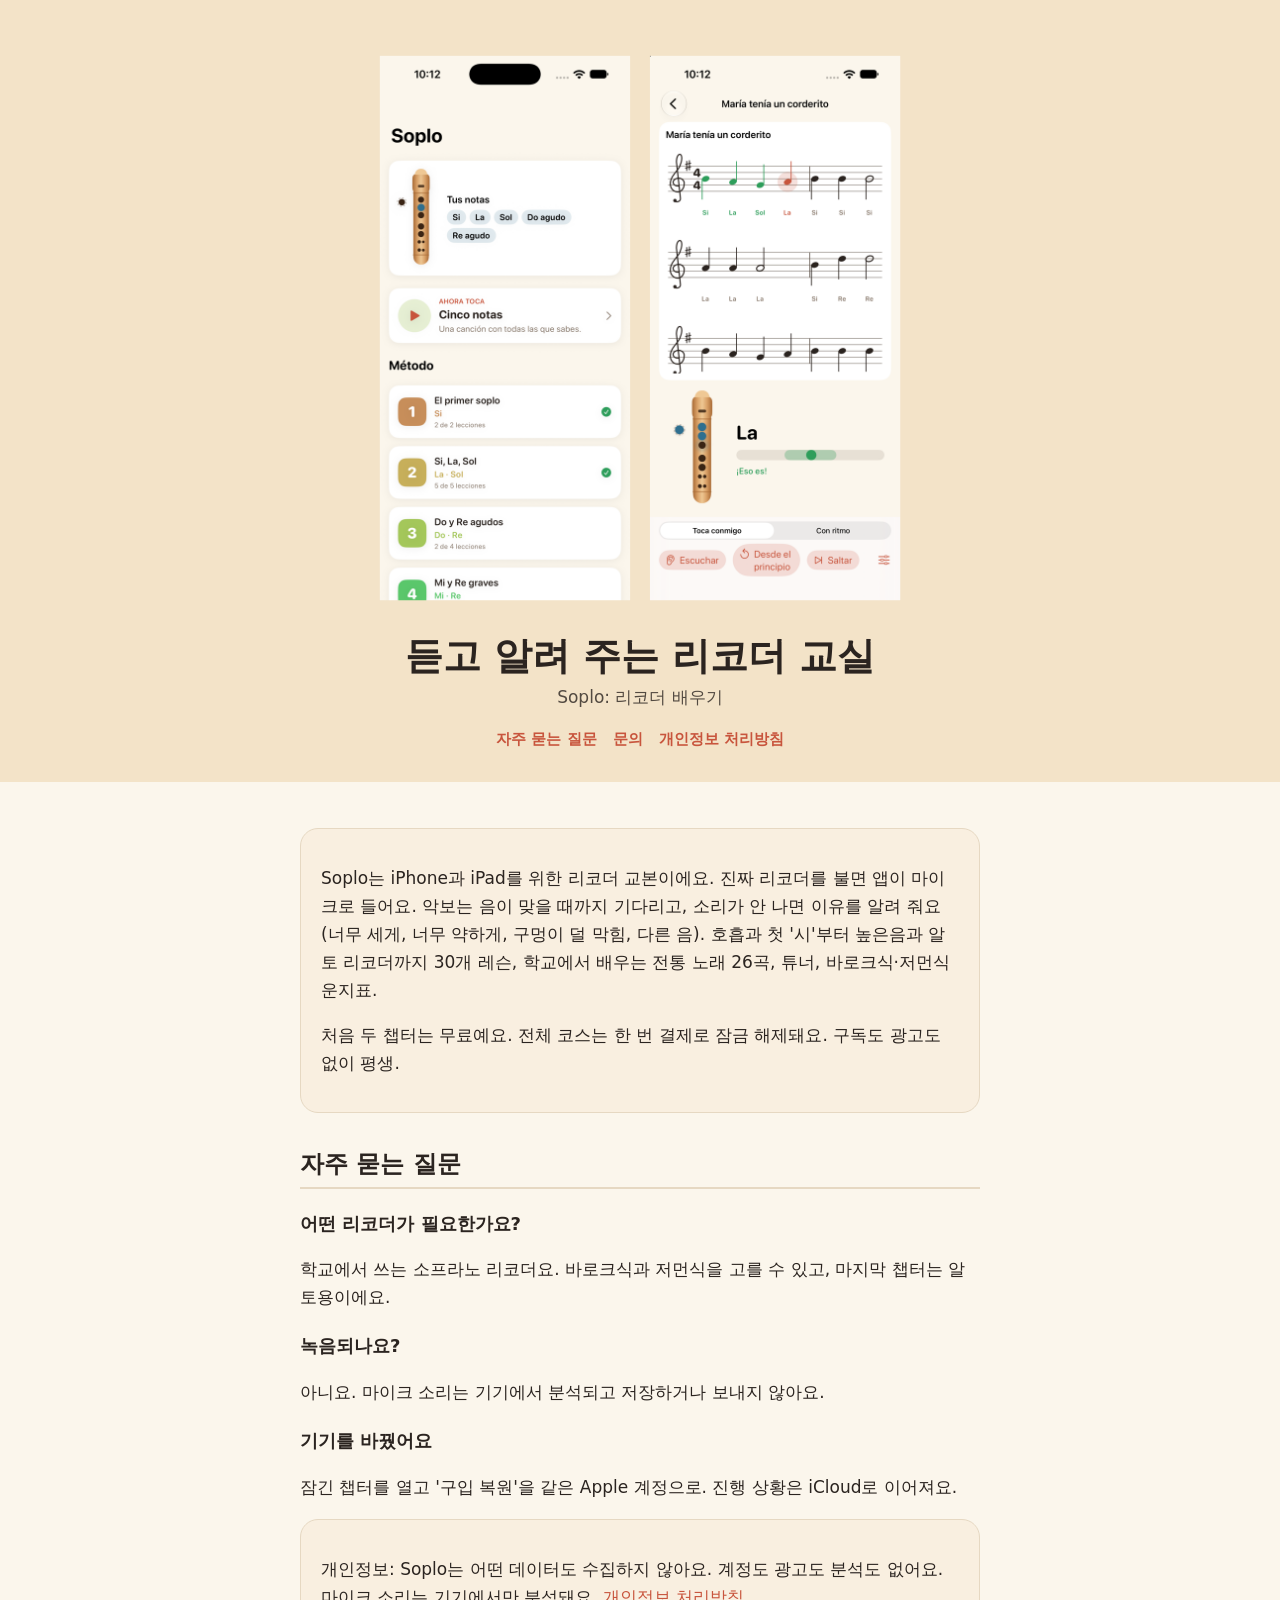
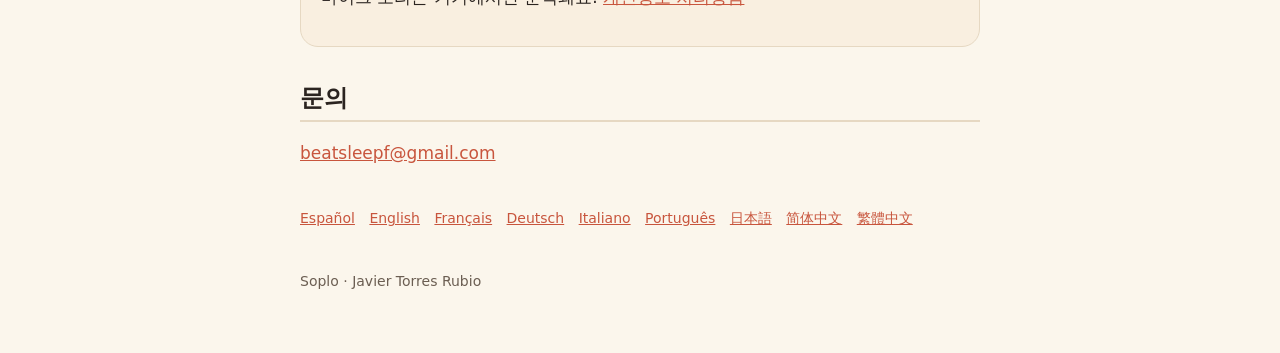
<file: ko/index.html>
<!doctype html>
<html lang="ko">
<head>
<meta charset="utf-8">
<meta name="viewport" content="width=device-width, initial-scale=1, viewport-fit=cover">
<title>Soplo: 리코더 배우기 · 지원</title>
<meta name="description" content="리코더를 배워요. 앱이 소리를 듣고, 왜 안 나는지 알려 주고, 학교에서 배우는 노래도 있어요.">
<link rel="canonical" href="https://javi7899.github.io/soplo-web/ko/">
<link rel="alternate" hreflang="es" href="https://javi7899.github.io/soplo-web/">
<link rel="alternate" hreflang="en" href="https://javi7899.github.io/soplo-web/en/">
<link rel="alternate" hreflang="fr" href="https://javi7899.github.io/soplo-web/fr/">
<link rel="alternate" hreflang="de" href="https://javi7899.github.io/soplo-web/de/">
<link rel="alternate" hreflang="it" href="https://javi7899.github.io/soplo-web/it/">
<link rel="alternate" hreflang="pt" href="https://javi7899.github.io/soplo-web/pt/">
<link rel="alternate" hreflang="ja" href="https://javi7899.github.io/soplo-web/ja/">
<link rel="alternate" hreflang="ko" href="https://javi7899.github.io/soplo-web/ko/">
<link rel="alternate" hreflang="zh-Hans" href="https://javi7899.github.io/soplo-web/zh-Hans/">
<link rel="alternate" hreflang="zh-Hant" href="https://javi7899.github.io/soplo-web/zh-Hant/">
<link rel="icon" href="../icon.png">
<link rel="stylesheet" href="../estilo.css">
</head>
<body>
<header>
  <img src="../hero.png" alt="Soplo">
  <h1>듣고 알려 주는 리코더 교실</h1>
  <p>Soplo: 리코더 배우기</p>
  <nav><a href="#faq">자주 묻는 질문</a> <a href="#contact">문의</a> <a href="../privacy.html">개인정보 처리방침</a></nav>
</header>
<main>
  <div class="card"><p>Soplo는 iPhone과 iPad를 위한 리코더 교본이에요. 진짜 리코더를 불면 앱이 마이크로 들어요. 악보는 음이 맞을 때까지 기다리고, 소리가 안 나면 이유를 알려 줘요(너무 세게, 너무 약하게, 구멍이 덜 막힘, 다른 음). 호흡과 첫 &#x27;시&#x27;부터 높은음과 알토 리코더까지 30개 레슨, 학교에서 배우는 전통 노래 26곡, 튜너, 바로크식·저먼식 운지표.</p><p>처음 두 챕터는 무료예요. 전체 코스는 한 번 결제로 잠금 해제돼요. 구독도 광고도 없이 평생.</p></div>
  <h2 id="faq">자주 묻는 질문</h2>
<h3>어떤 리코더가 필요한가요?</h3>
<p>학교에서 쓰는 소프라노 리코더요. 바로크식과 저먼식을 고를 수 있고, 마지막 챕터는 알토용이에요.</p>
<h3>녹음되나요?</h3>
<p>아니요. 마이크 소리는 기기에서 분석되고 저장하거나 보내지 않아요.</p>
<h3>기기를 바꿨어요</h3>
<p>잠긴 챕터를 열고 &#x27;구입 복원&#x27;을 같은 Apple 계정으로. 진행 상황은 iCloud로 이어져요.</p>
  <div class="card"><p>개인정보: Soplo는 어떤 데이터도 수집하지 않아요. 계정도 광고도 분석도 없어요. 마이크 소리는 기기에서만 분석돼요. <a href="../privacy.html">개인정보 처리방침</a></p></div>
  <h2 id="contact">문의</h2>
  <p><span data-correo><noscript>beatsleepf (arroba) gmail.com</noscript></span></p>
  <p class="langs"><a href="../" hreflang="es" lang="es">Español</a> <a href="../en/" hreflang="en" lang="en">English</a> <a href="../fr/" hreflang="fr" lang="fr">Français</a> <a href="../de/" hreflang="de" lang="de">Deutsch</a> <a href="../it/" hreflang="it" lang="it">Italiano</a> <a href="../pt/" hreflang="pt" lang="pt">Português</a> <a href="../ja/" hreflang="ja" lang="ja">日本語</a> <a href="../zh-Hans/" hreflang="zh-Hans" lang="zh-Hans">简体中文</a> <a href="../zh-Hant/" hreflang="zh-Hant" lang="zh-Hant">繁體中文</a></p>
  <footer>Soplo · Javier Torres Rubio</footer>
</main>
<script src="../contacto.js"></script>
</body>
</html>
</file>
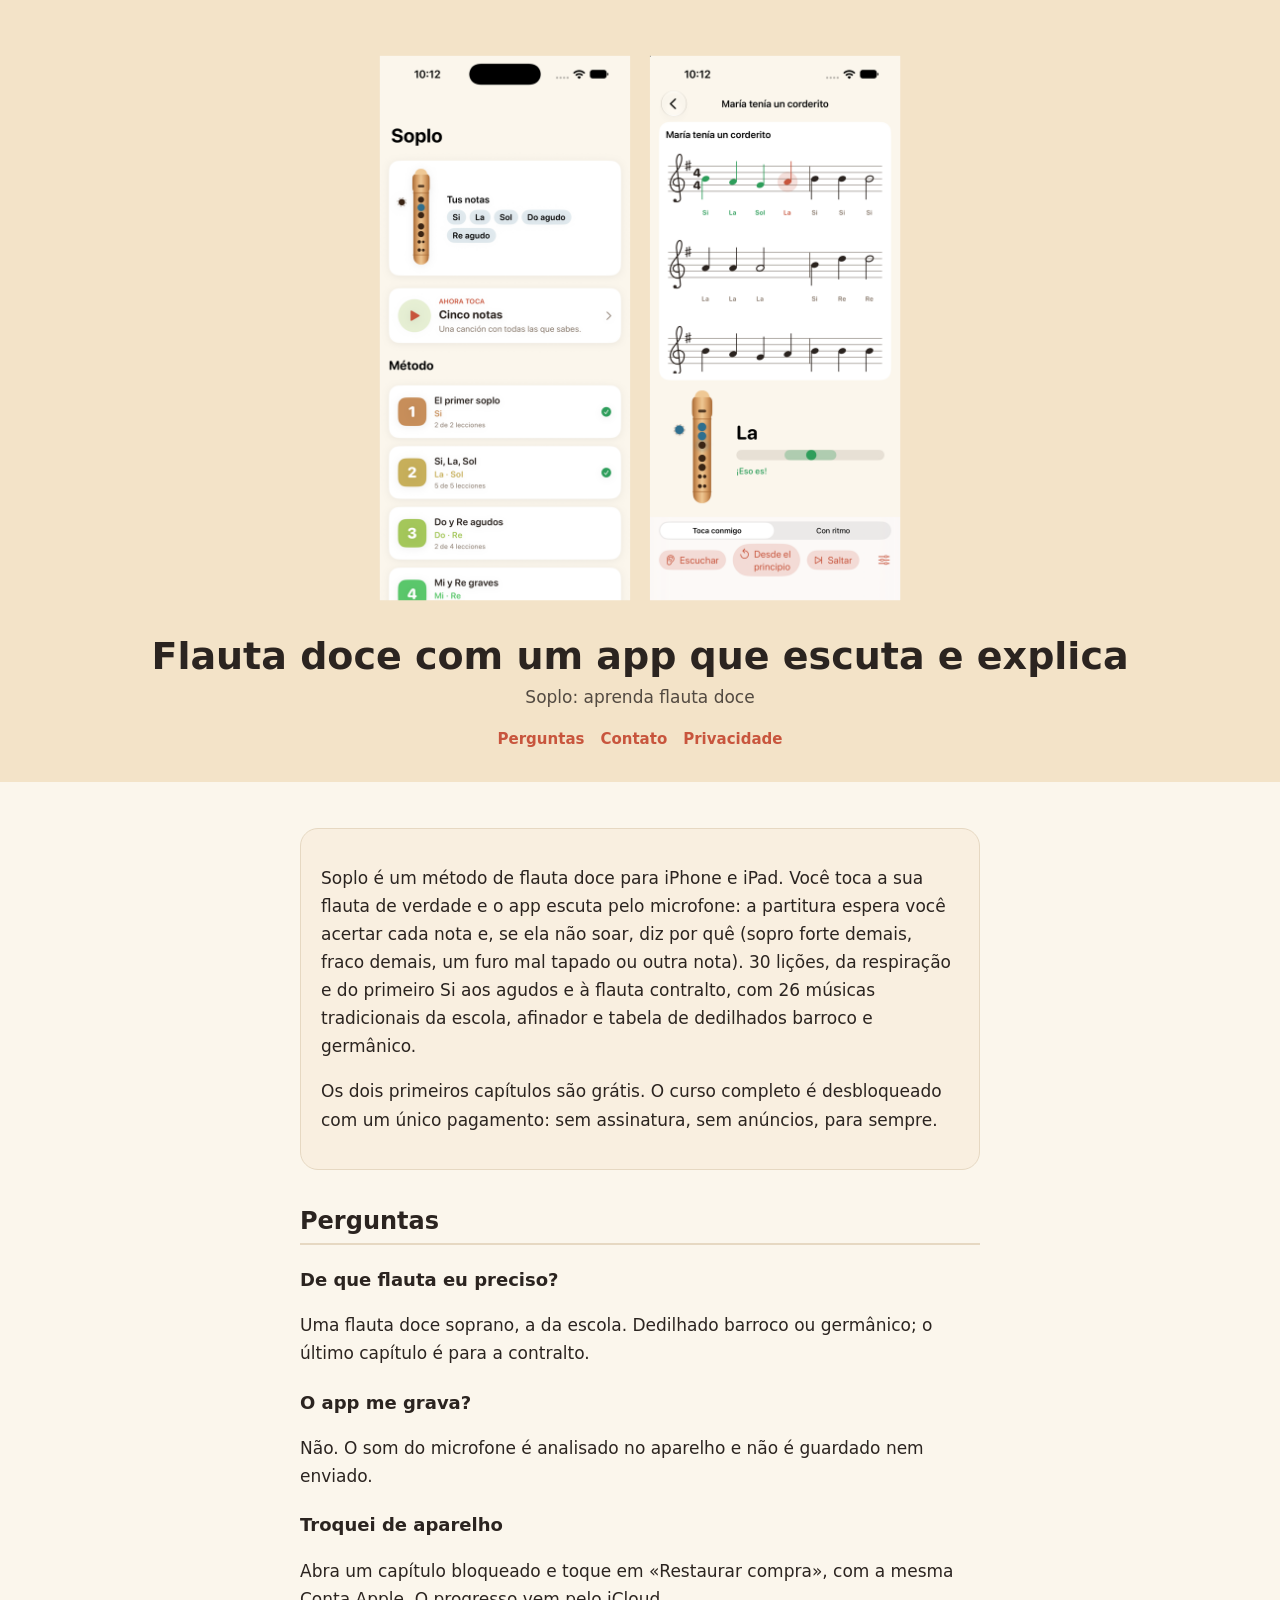
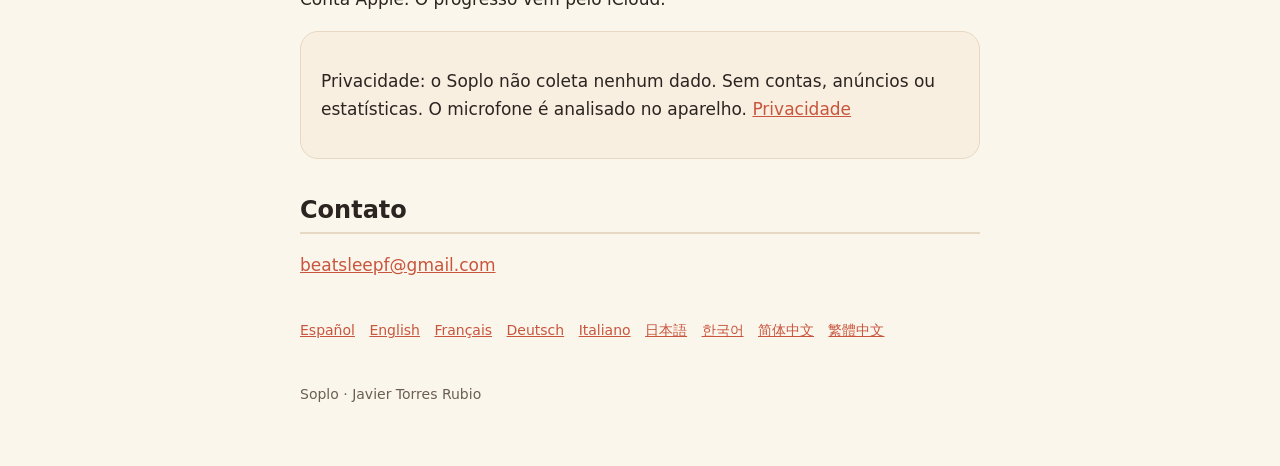
<file: pt/index.html>
<!doctype html>
<html lang="pt">
<head>
<meta charset="utf-8">
<meta name="viewport" content="width=device-width, initial-scale=1, viewport-fit=cover">
<title>Soplo: aprenda flauta doce · Suporte</title>
<meta name="description" content="Aprenda flauta doce: o app escuta você, explica por que a nota não saiu e traz as músicas da escola.">
<link rel="canonical" href="https://javi7899.github.io/soplo-web/pt/">
<link rel="alternate" hreflang="es" href="https://javi7899.github.io/soplo-web/">
<link rel="alternate" hreflang="en" href="https://javi7899.github.io/soplo-web/en/">
<link rel="alternate" hreflang="fr" href="https://javi7899.github.io/soplo-web/fr/">
<link rel="alternate" hreflang="de" href="https://javi7899.github.io/soplo-web/de/">
<link rel="alternate" hreflang="it" href="https://javi7899.github.io/soplo-web/it/">
<link rel="alternate" hreflang="pt" href="https://javi7899.github.io/soplo-web/pt/">
<link rel="alternate" hreflang="ja" href="https://javi7899.github.io/soplo-web/ja/">
<link rel="alternate" hreflang="ko" href="https://javi7899.github.io/soplo-web/ko/">
<link rel="alternate" hreflang="zh-Hans" href="https://javi7899.github.io/soplo-web/zh-Hans/">
<link rel="alternate" hreflang="zh-Hant" href="https://javi7899.github.io/soplo-web/zh-Hant/">
<link rel="icon" href="../icon.png">
<link rel="stylesheet" href="../estilo.css">
</head>
<body>
<header>
  <img src="../hero.png" alt="Soplo">
  <h1>Flauta doce com um app que escuta e explica</h1>
  <p>Soplo: aprenda flauta doce</p>
  <nav><a href="#faq">Perguntas</a> <a href="#contact">Contato</a> <a href="../privacy.html">Privacidade</a></nav>
</header>
<main>
  <div class="card"><p>Soplo é um método de flauta doce para iPhone e iPad. Você toca a sua flauta de verdade e o app escuta pelo microfone: a partitura espera você acertar cada nota e, se ela não soar, diz por quê (sopro forte demais, fraco demais, um furo mal tapado ou outra nota). 30 lições, da respiração e do primeiro Si aos agudos e à flauta contralto, com 26 músicas tradicionais da escola, afinador e tabela de dedilhados barroco e germânico.</p><p>Os dois primeiros capítulos são grátis. O curso completo é desbloqueado com um único pagamento: sem assinatura, sem anúncios, para sempre.</p></div>
  <h2 id="faq">Perguntas</h2>
<h3>De que flauta eu preciso?</h3>
<p>Uma flauta doce soprano, a da escola. Dedilhado barroco ou germânico; o último capítulo é para a contralto.</p>
<h3>O app me grava?</h3>
<p>Não. O som do microfone é analisado no aparelho e não é guardado nem enviado.</p>
<h3>Troquei de aparelho</h3>
<p>Abra um capítulo bloqueado e toque em «Restaurar compra», com a mesma Conta Apple. O progresso vem pelo iCloud.</p>
  <div class="card"><p>Privacidade: o Soplo não coleta nenhum dado. Sem contas, anúncios ou estatísticas. O microfone é analisado no aparelho. <a href="../privacy.html">Privacidade</a></p></div>
  <h2 id="contact">Contato</h2>
  <p><span data-correo><noscript>beatsleepf (arroba) gmail.com</noscript></span></p>
  <p class="langs"><a href="../" hreflang="es" lang="es">Español</a> <a href="../en/" hreflang="en" lang="en">English</a> <a href="../fr/" hreflang="fr" lang="fr">Français</a> <a href="../de/" hreflang="de" lang="de">Deutsch</a> <a href="../it/" hreflang="it" lang="it">Italiano</a> <a href="../ja/" hreflang="ja" lang="ja">日本語</a> <a href="../ko/" hreflang="ko" lang="ko">한국어</a> <a href="../zh-Hans/" hreflang="zh-Hans" lang="zh-Hans">简体中文</a> <a href="../zh-Hant/" hreflang="zh-Hant" lang="zh-Hant">繁體中文</a></p>
  <footer>Soplo · Javier Torres Rubio</footer>
</main>
<script src="../contacto.js"></script>
</body>
</html>
</file>
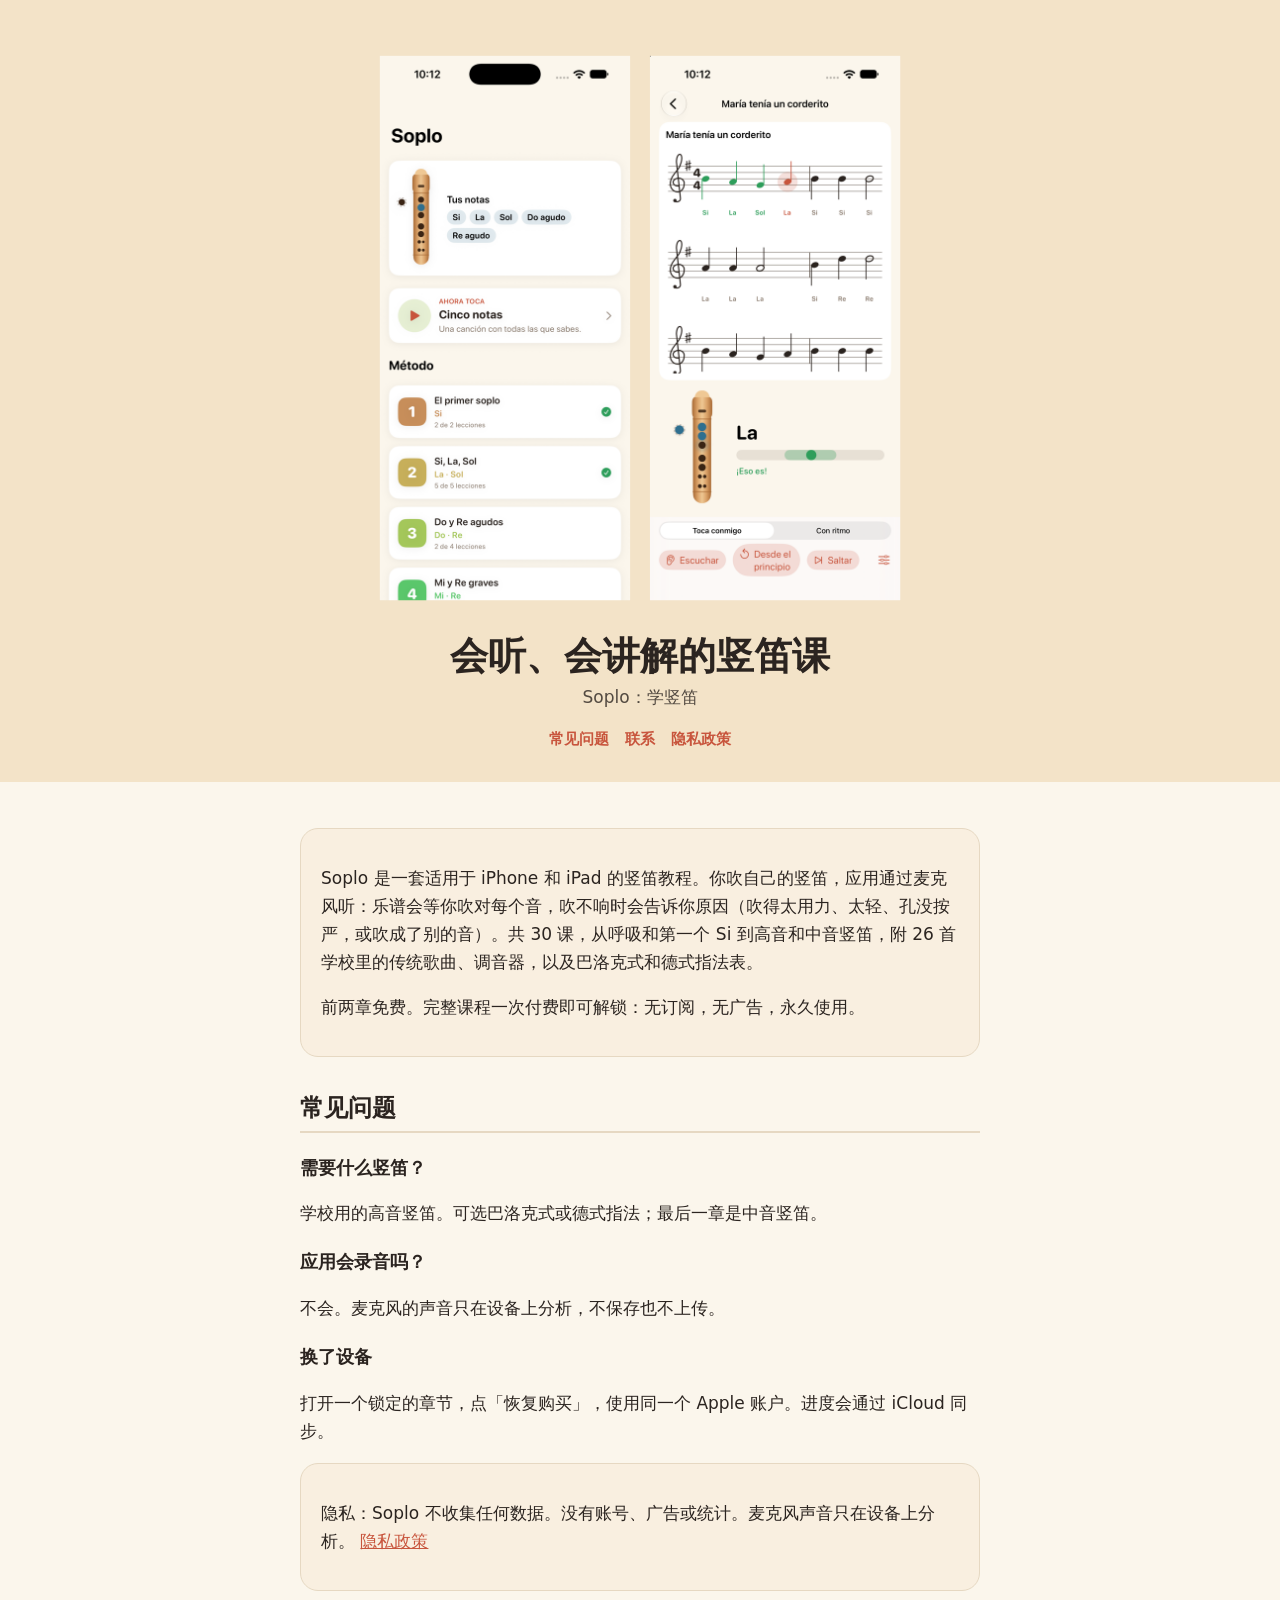
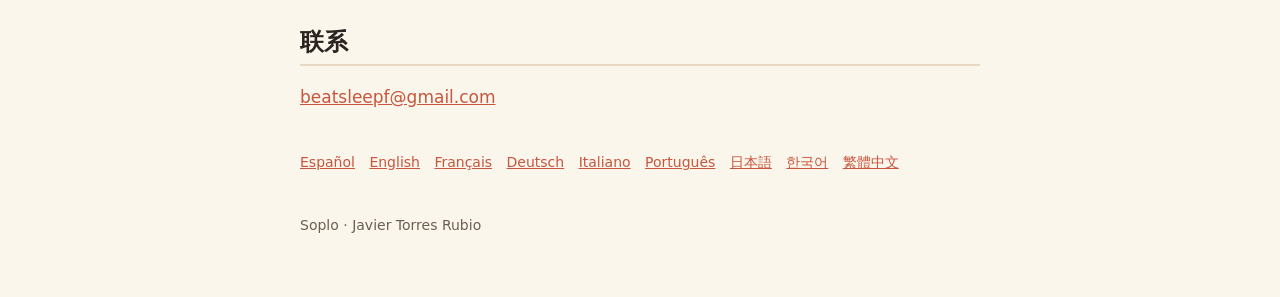
<file: zh-Hans/index.html>
<!doctype html>
<html lang="zh-Hans">
<head>
<meta charset="utf-8">
<meta name="viewport" content="width=device-width, initial-scale=1, viewport-fit=cover">
<title>Soplo：学竖笛 · 支持</title>
<meta name="description" content="学吹竖笛：应用会听你吹，告诉你为什么吹不响，还有学校里教的歌。">
<link rel="canonical" href="https://javi7899.github.io/soplo-web/zh-Hans/">
<link rel="alternate" hreflang="es" href="https://javi7899.github.io/soplo-web/">
<link rel="alternate" hreflang="en" href="https://javi7899.github.io/soplo-web/en/">
<link rel="alternate" hreflang="fr" href="https://javi7899.github.io/soplo-web/fr/">
<link rel="alternate" hreflang="de" href="https://javi7899.github.io/soplo-web/de/">
<link rel="alternate" hreflang="it" href="https://javi7899.github.io/soplo-web/it/">
<link rel="alternate" hreflang="pt" href="https://javi7899.github.io/soplo-web/pt/">
<link rel="alternate" hreflang="ja" href="https://javi7899.github.io/soplo-web/ja/">
<link rel="alternate" hreflang="ko" href="https://javi7899.github.io/soplo-web/ko/">
<link rel="alternate" hreflang="zh-Hans" href="https://javi7899.github.io/soplo-web/zh-Hans/">
<link rel="alternate" hreflang="zh-Hant" href="https://javi7899.github.io/soplo-web/zh-Hant/">
<link rel="icon" href="../icon.png">
<link rel="stylesheet" href="../estilo.css">
</head>
<body>
<header>
  <img src="../hero.png" alt="Soplo">
  <h1>会听、会讲解的竖笛课</h1>
  <p>Soplo：学竖笛</p>
  <nav><a href="#faq">常见问题</a> <a href="#contact">联系</a> <a href="../privacy.html">隐私政策</a></nav>
</header>
<main>
  <div class="card"><p>Soplo 是一套适用于 iPhone 和 iPad 的竖笛教程。你吹自己的竖笛，应用通过麦克风听：乐谱会等你吹对每个音，吹不响时会告诉你原因（吹得太用力、太轻、孔没按严，或吹成了别的音）。共 30 课，从呼吸和第一个 Si 到高音和中音竖笛，附 26 首学校里的传统歌曲、调音器，以及巴洛克式和德式指法表。</p><p>前两章免费。完整课程一次付费即可解锁：无订阅，无广告，永久使用。</p></div>
  <h2 id="faq">常见问题</h2>
<h3>需要什么竖笛？</h3>
<p>学校用的高音竖笛。可选巴洛克式或德式指法；最后一章是中音竖笛。</p>
<h3>应用会录音吗？</h3>
<p>不会。麦克风的声音只在设备上分析，不保存也不上传。</p>
<h3>换了设备</h3>
<p>打开一个锁定的章节，点「恢复购买」，使用同一个 Apple 账户。进度会通过 iCloud 同步。</p>
  <div class="card"><p>隐私：Soplo 不收集任何数据。没有账号、广告或统计。麦克风声音只在设备上分析。 <a href="../privacy.html">隐私政策</a></p></div>
  <h2 id="contact">联系</h2>
  <p><span data-correo><noscript>beatsleepf (arroba) gmail.com</noscript></span></p>
  <p class="langs"><a href="../" hreflang="es" lang="es">Español</a> <a href="../en/" hreflang="en" lang="en">English</a> <a href="../fr/" hreflang="fr" lang="fr">Français</a> <a href="../de/" hreflang="de" lang="de">Deutsch</a> <a href="../it/" hreflang="it" lang="it">Italiano</a> <a href="../pt/" hreflang="pt" lang="pt">Português</a> <a href="../ja/" hreflang="ja" lang="ja">日本語</a> <a href="../ko/" hreflang="ko" lang="ko">한국어</a> <a href="../zh-Hant/" hreflang="zh-Hant" lang="zh-Hant">繁體中文</a></p>
  <footer>Soplo · Javier Torres Rubio</footer>
</main>
<script src="../contacto.js"></script>
</body>
</html>
</file>
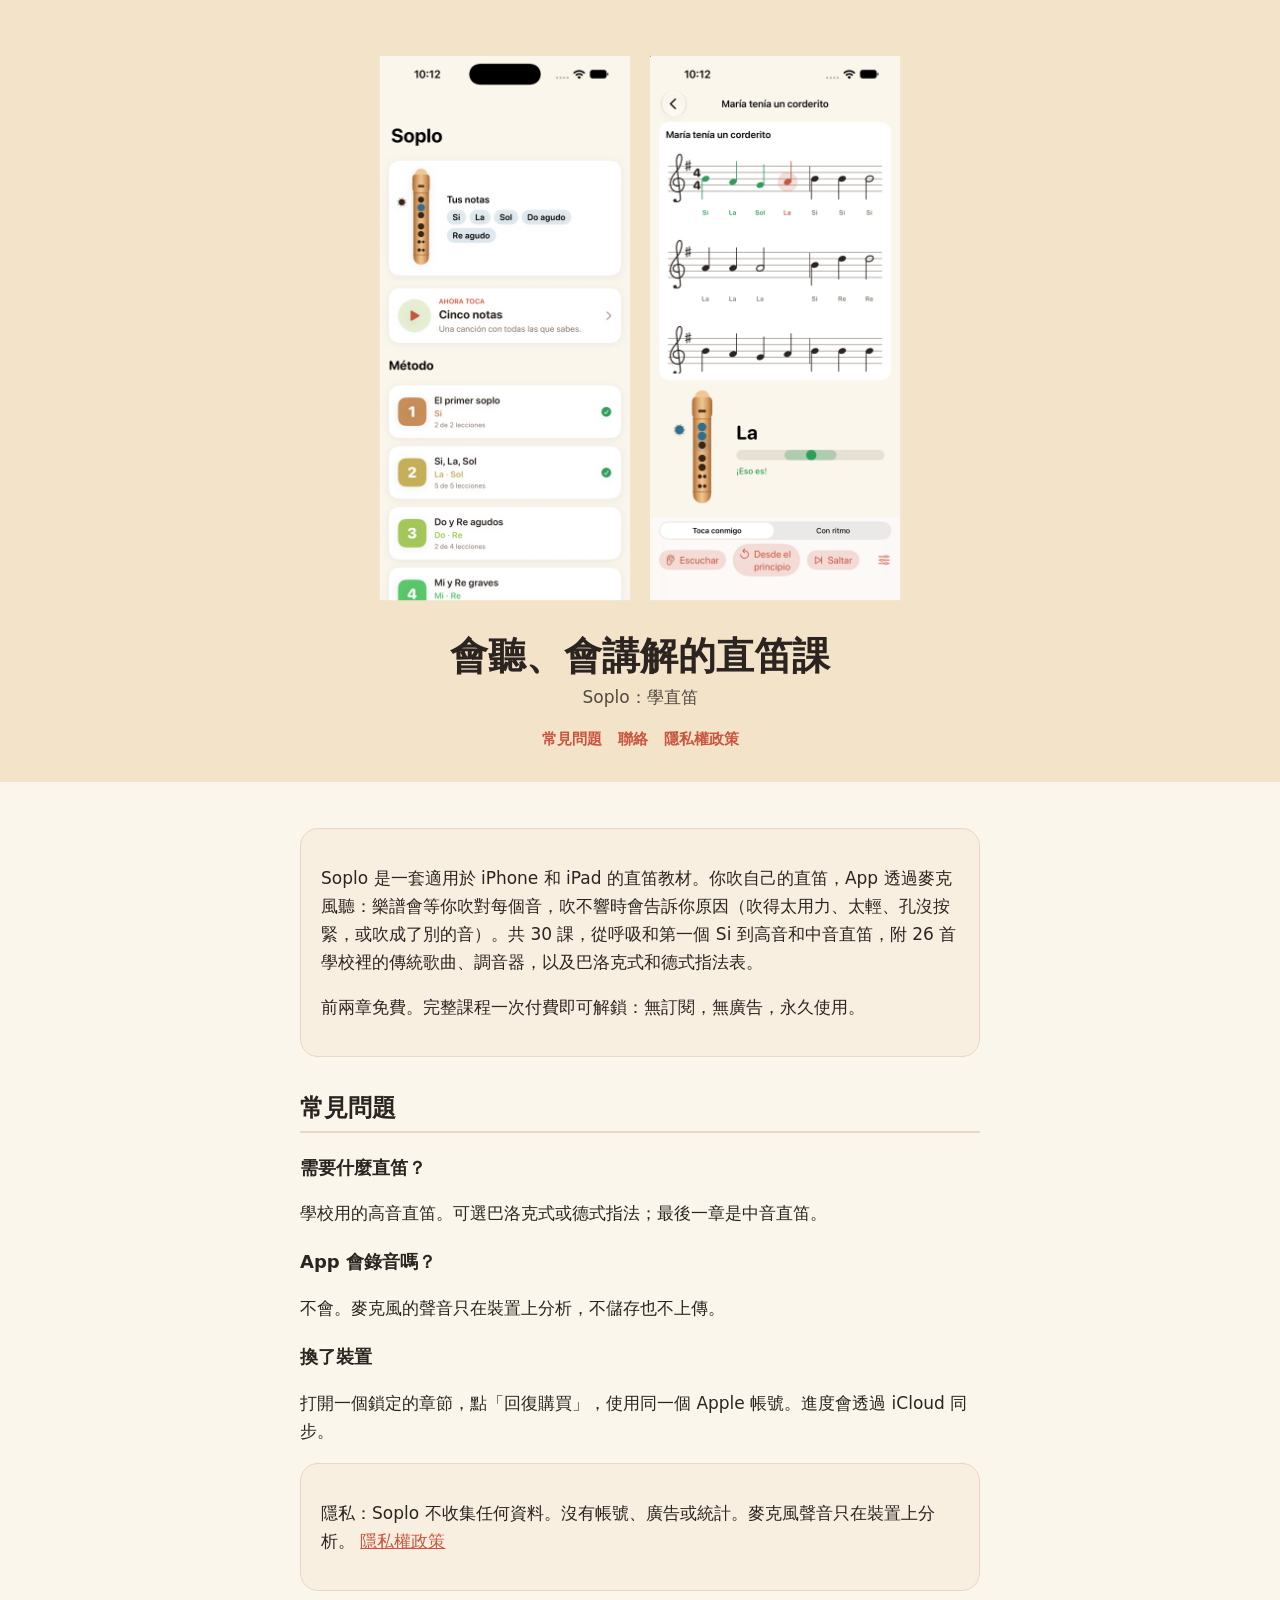
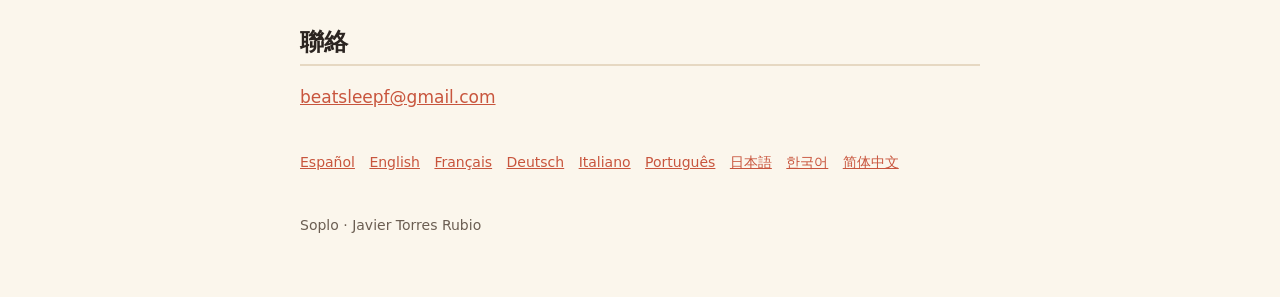
<file: zh-Hant/index.html>
<!doctype html>
<html lang="zh-Hant">
<head>
<meta charset="utf-8">
<meta name="viewport" content="width=device-width, initial-scale=1, viewport-fit=cover">
<title>Soplo：學直笛 · 支援</title>
<meta name="description" content="學吹直笛：App 會聽你吹，告訴你為什麼吹不響，還有學校裡教的歌。">
<link rel="canonical" href="https://javi7899.github.io/soplo-web/zh-Hant/">
<link rel="alternate" hreflang="es" href="https://javi7899.github.io/soplo-web/">
<link rel="alternate" hreflang="en" href="https://javi7899.github.io/soplo-web/en/">
<link rel="alternate" hreflang="fr" href="https://javi7899.github.io/soplo-web/fr/">
<link rel="alternate" hreflang="de" href="https://javi7899.github.io/soplo-web/de/">
<link rel="alternate" hreflang="it" href="https://javi7899.github.io/soplo-web/it/">
<link rel="alternate" hreflang="pt" href="https://javi7899.github.io/soplo-web/pt/">
<link rel="alternate" hreflang="ja" href="https://javi7899.github.io/soplo-web/ja/">
<link rel="alternate" hreflang="ko" href="https://javi7899.github.io/soplo-web/ko/">
<link rel="alternate" hreflang="zh-Hans" href="https://javi7899.github.io/soplo-web/zh-Hans/">
<link rel="alternate" hreflang="zh-Hant" href="https://javi7899.github.io/soplo-web/zh-Hant/">
<link rel="icon" href="../icon.png">
<link rel="stylesheet" href="../estilo.css">
</head>
<body>
<header>
  <img src="../hero.png" alt="Soplo">
  <h1>會聽、會講解的直笛課</h1>
  <p>Soplo：學直笛</p>
  <nav><a href="#faq">常見問題</a> <a href="#contact">聯絡</a> <a href="../privacy.html">隱私權政策</a></nav>
</header>
<main>
  <div class="card"><p>Soplo 是一套適用於 iPhone 和 iPad 的直笛教材。你吹自己的直笛，App 透過麥克風聽：樂譜會等你吹對每個音，吹不響時會告訴你原因（吹得太用力、太輕、孔沒按緊，或吹成了別的音）。共 30 課，從呼吸和第一個 Si 到高音和中音直笛，附 26 首學校裡的傳統歌曲、調音器，以及巴洛克式和德式指法表。</p><p>前兩章免費。完整課程一次付費即可解鎖：無訂閱，無廣告，永久使用。</p></div>
  <h2 id="faq">常見問題</h2>
<h3>需要什麼直笛？</h3>
<p>學校用的高音直笛。可選巴洛克式或德式指法；最後一章是中音直笛。</p>
<h3>App 會錄音嗎？</h3>
<p>不會。麥克風的聲音只在裝置上分析，不儲存也不上傳。</p>
<h3>換了裝置</h3>
<p>打開一個鎖定的章節，點「回復購買」，使用同一個 Apple 帳號。進度會透過 iCloud 同步。</p>
  <div class="card"><p>隱私：Soplo 不收集任何資料。沒有帳號、廣告或統計。麥克風聲音只在裝置上分析。 <a href="../privacy.html">隱私權政策</a></p></div>
  <h2 id="contact">聯絡</h2>
  <p><span data-correo><noscript>beatsleepf (arroba) gmail.com</noscript></span></p>
  <p class="langs"><a href="../" hreflang="es" lang="es">Español</a> <a href="../en/" hreflang="en" lang="en">English</a> <a href="../fr/" hreflang="fr" lang="fr">Français</a> <a href="../de/" hreflang="de" lang="de">Deutsch</a> <a href="../it/" hreflang="it" lang="it">Italiano</a> <a href="../pt/" hreflang="pt" lang="pt">Português</a> <a href="../ja/" hreflang="ja" lang="ja">日本語</a> <a href="../ko/" hreflang="ko" lang="ko">한국어</a> <a href="../zh-Hans/" hreflang="zh-Hans" lang="zh-Hans">简体中文</a></p>
  <footer>Soplo · Javier Torres Rubio</footer>
</main>
<script src="../contacto.js"></script>
</body>
</html>
</file>
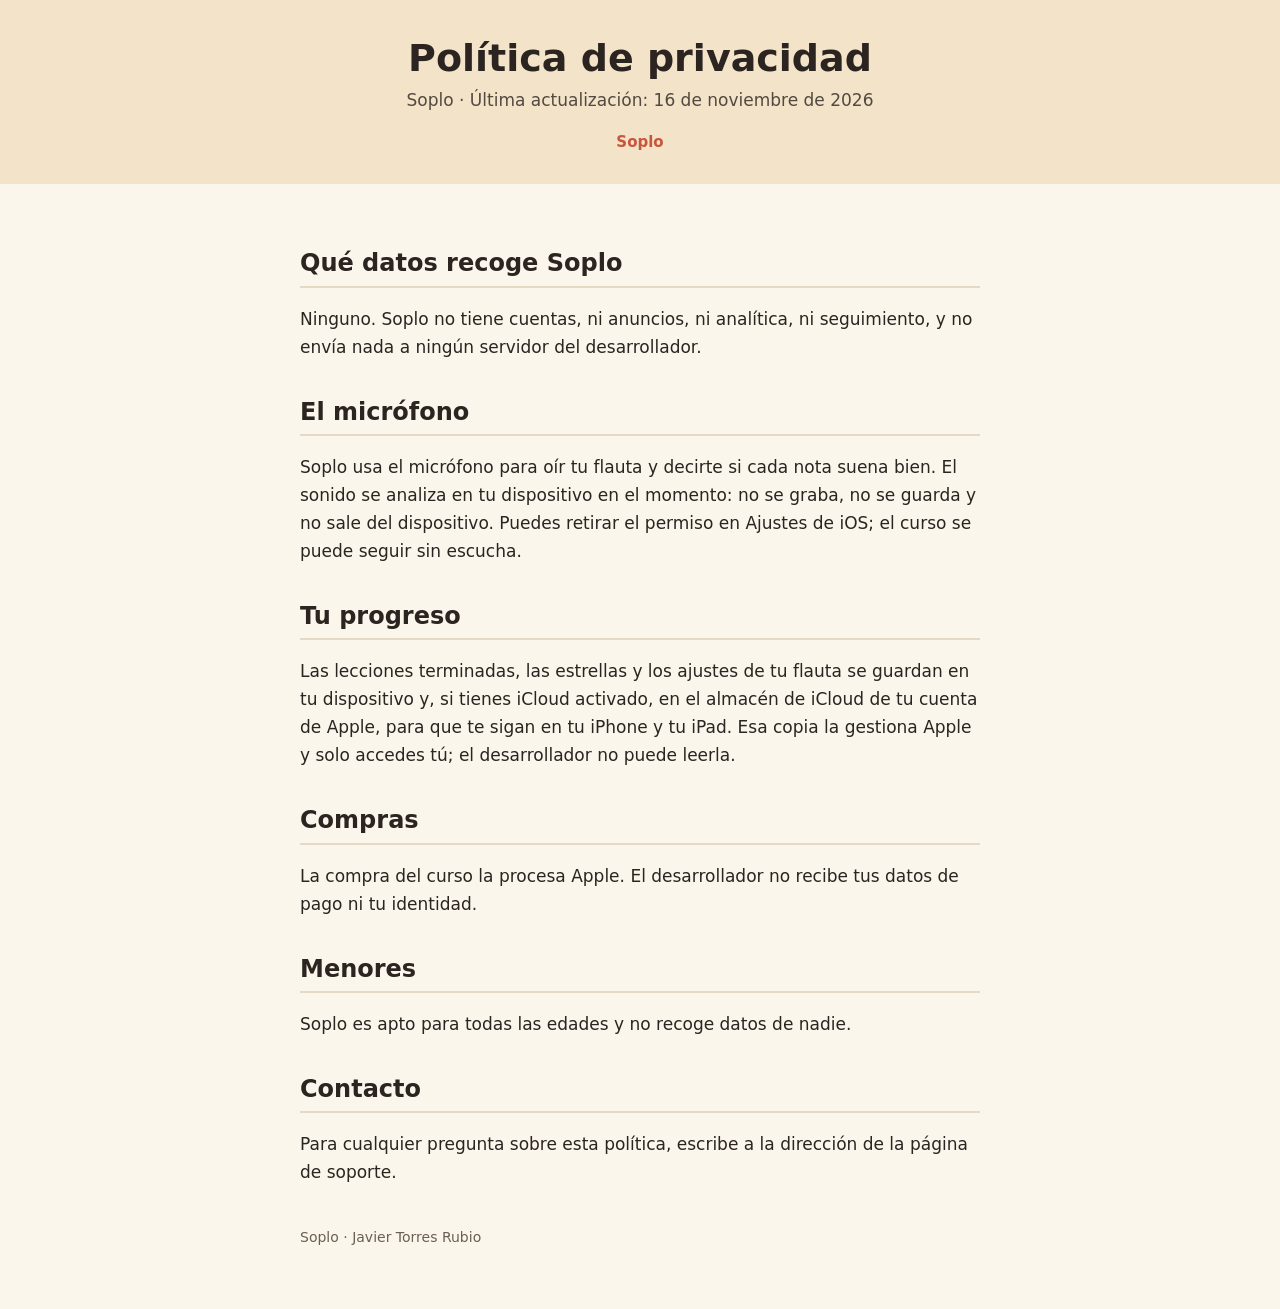
<file: privacidad.html>
<!doctype html>
<html lang="es">
<head>
<meta charset="utf-8">
<meta name="viewport" content="width=device-width, initial-scale=1, viewport-fit=cover">
<title>Soplo · Política de privacidad</title>
<link rel="canonical" href="https://javi7899.github.io/soplo-web/privacidad.html">
<link rel="stylesheet" href="estilo.css">
</head>
<body>
<header><h1>Política de privacidad</h1><p>Soplo · Última actualización: 16 de noviembre de 2026</p><nav><a href="index.html">Soplo</a></nav></header>
<main>
<h2>Qué datos recoge Soplo</h2>
<p>Ninguno. Soplo no tiene cuentas, ni anuncios, ni analítica, ni seguimiento, y no envía nada a ningún servidor del desarrollador.</p>
<h2>El micrófono</h2>
<p>Soplo usa el micrófono para oír tu flauta y decirte si cada nota suena bien. El sonido se analiza en tu dispositivo en el momento: no se graba, no se guarda y no sale del dispositivo. Puedes retirar el permiso en Ajustes de iOS; el curso se puede seguir sin escucha.</p>
<h2>Tu progreso</h2>
<p>Las lecciones terminadas, las estrellas y los ajustes de tu flauta se guardan en tu dispositivo y, si tienes iCloud activado, en el almacén de iCloud de tu cuenta de Apple, para que te sigan en tu iPhone y tu iPad. Esa copia la gestiona Apple y solo accedes tú; el desarrollador no puede leerla.</p>
<h2>Compras</h2>
<p>La compra del curso la procesa Apple. El desarrollador no recibe tus datos de pago ni tu identidad.</p>
<h2>Menores</h2>
<p>Soplo es apto para todas las edades y no recoge datos de nadie.</p>
<h2>Contacto</h2>
<p>Para cualquier pregunta sobre esta política, escribe a la dirección de la página de soporte.</p>
<footer>Soplo · Javier Torres Rubio</footer>
</main>
</body>
</html>
</file>
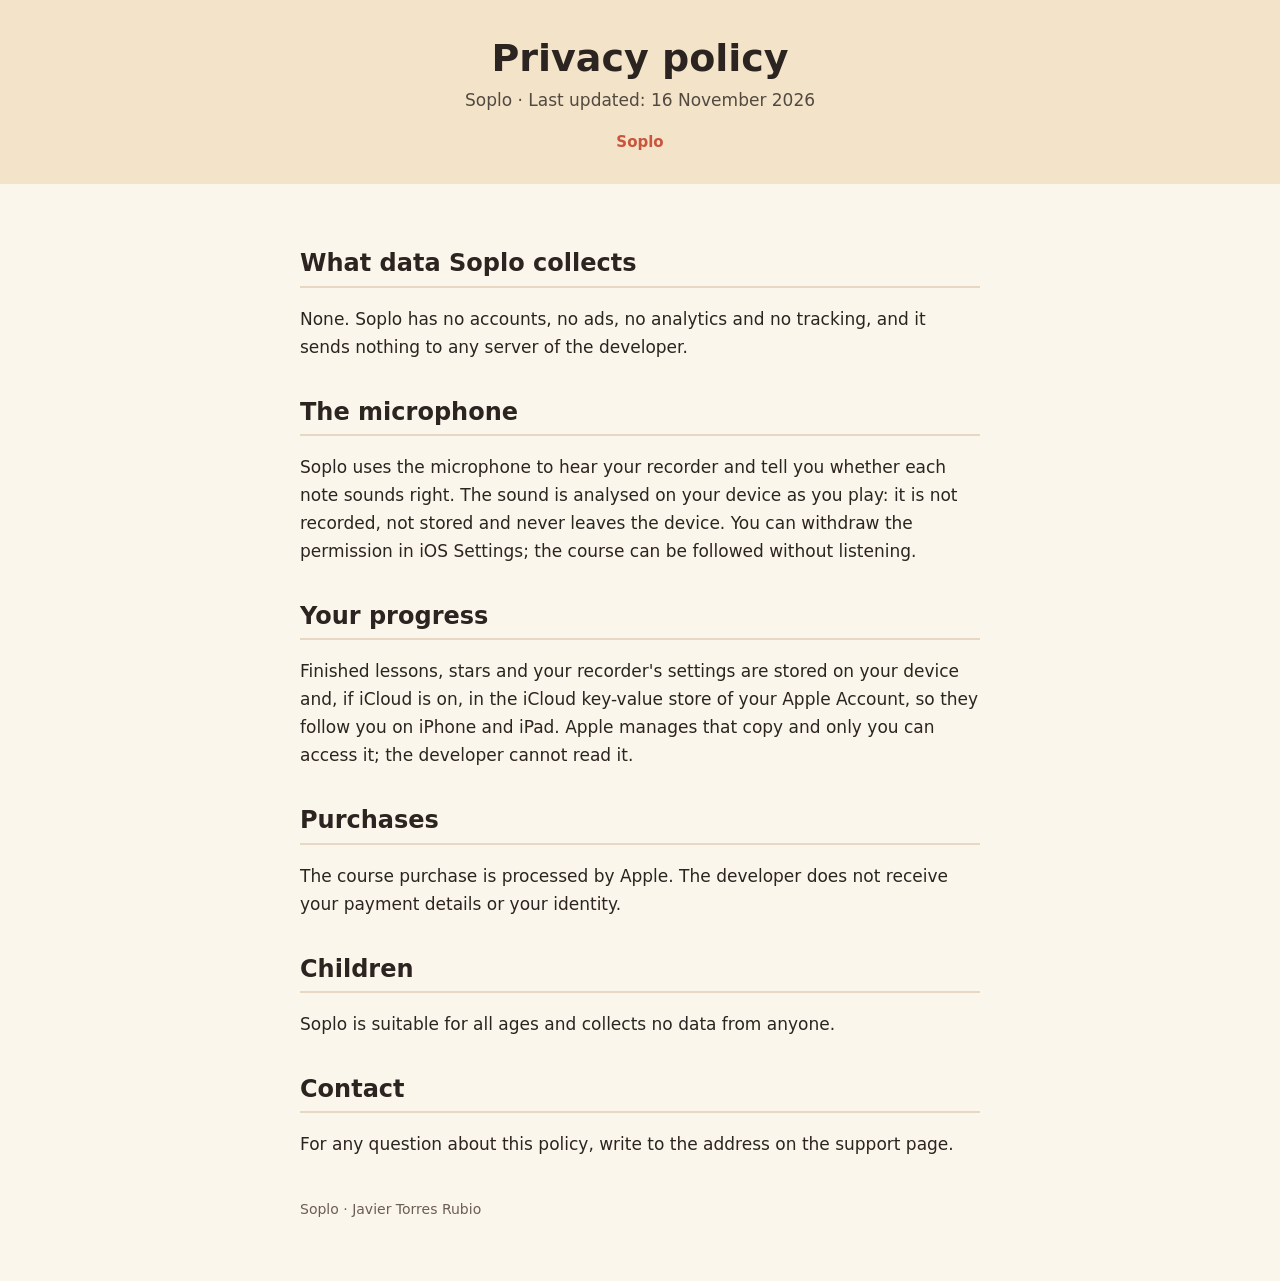
<file: privacy.html>
<!doctype html>
<html lang="en">
<head>
<meta charset="utf-8">
<meta name="viewport" content="width=device-width, initial-scale=1, viewport-fit=cover">
<title>Soplo · Privacy policy</title>
<link rel="canonical" href="https://javi7899.github.io/soplo-web/privacy.html">
<link rel="stylesheet" href="estilo.css">
</head>
<body>
<header><h1>Privacy policy</h1><p>Soplo · Last updated: 16 November 2026</p><nav><a href="en/">Soplo</a></nav></header>
<main>
<h2>What data Soplo collects</h2>
<p>None. Soplo has no accounts, no ads, no analytics and no tracking, and it sends nothing to any server of the developer.</p>
<h2>The microphone</h2>
<p>Soplo uses the microphone to hear your recorder and tell you whether each note sounds right. The sound is analysed on your device as you play: it is not recorded, not stored and never leaves the device. You can withdraw the permission in iOS Settings; the course can be followed without listening.</p>
<h2>Your progress</h2>
<p>Finished lessons, stars and your recorder&#x27;s settings are stored on your device and, if iCloud is on, in the iCloud key-value store of your Apple Account, so they follow you on iPhone and iPad. Apple manages that copy and only you can access it; the developer cannot read it.</p>
<h2>Purchases</h2>
<p>The course purchase is processed by Apple. The developer does not receive your payment details or your identity.</p>
<h2>Children</h2>
<p>Soplo is suitable for all ages and collects no data from anyone.</p>
<h2>Contact</h2>
<p>For any question about this policy, write to the address on the support page.</p>
<footer>Soplo · Javier Torres Rubio</footer>
</main>
</body>
</html>
</file>
<file: estilo.css>
/* Soplo: papel crema, madera de flauta y terracota. */
:root{--desk:#F3E3C8;--paper:#FBF6EC;--ink:#2B2420;--sub:#6B5E52;--rule:#E6D8C2;--gold:#C8553D}
@media (prefers-color-scheme:dark){:root{--desk:#2A221B;--paper:#1A1511;--ink:#F3EBDD;--sub:#B5A794;--rule:#3A2F25;--gold:#E7795F}}
*{box-sizing:border-box}body{margin:0;background:var(--paper);color:var(--ink);font:17px/1.65 -apple-system,"SF Pro Rounded","SF Pro Text",system-ui,sans-serif;-webkit-font-smoothing:antialiased}
header{background:var(--desk);color:var(--ink);padding:36px 20px 30px;text-align:center}
header img{max-width:min(560px,92vw);height:auto;display:block;margin:0 auto 14px;border-radius:18px}
header h1{margin:0 0 4px;font:700 clamp(26px,6vw,38px)/1.2 ui-rounded,-apple-system,system-ui,sans-serif}
header p{margin:0;opacity:.8}
nav{margin-top:16px;display:flex;flex-wrap:wrap;gap:8px 16px;justify-content:center;font-size:15px}
nav a{color:var(--gold);text-decoration:none;font-weight:600}nav a:hover{text-decoration:underline}
main{max-width:720px;margin:0 auto;padding:28px 20px 60px}
h2{font:700 24px/1.3 ui-rounded,-apple-system,system-ui,sans-serif;margin:36px 0 8px;border-bottom:2px solid var(--rule);padding-bottom:6px}
h3{font-size:18px;margin:20px 0 4px}a{color:var(--gold)}
.card{background:color-mix(in srgb,var(--desk) 35%,transparent);border:1px solid var(--rule);border-radius:18px;padding:18px 20px;margin:18px 0}
.store{display:inline-block;margin-top:8px;padding:10px 18px;border-radius:999px;background:var(--gold);color:#fff;text-decoration:none;font-weight:600}
.langs{font-size:14px;color:var(--sub);margin-top:40px}.langs a{margin-right:10px}
footer{margin-top:40px;color:var(--sub);font-size:14px}
</file>
